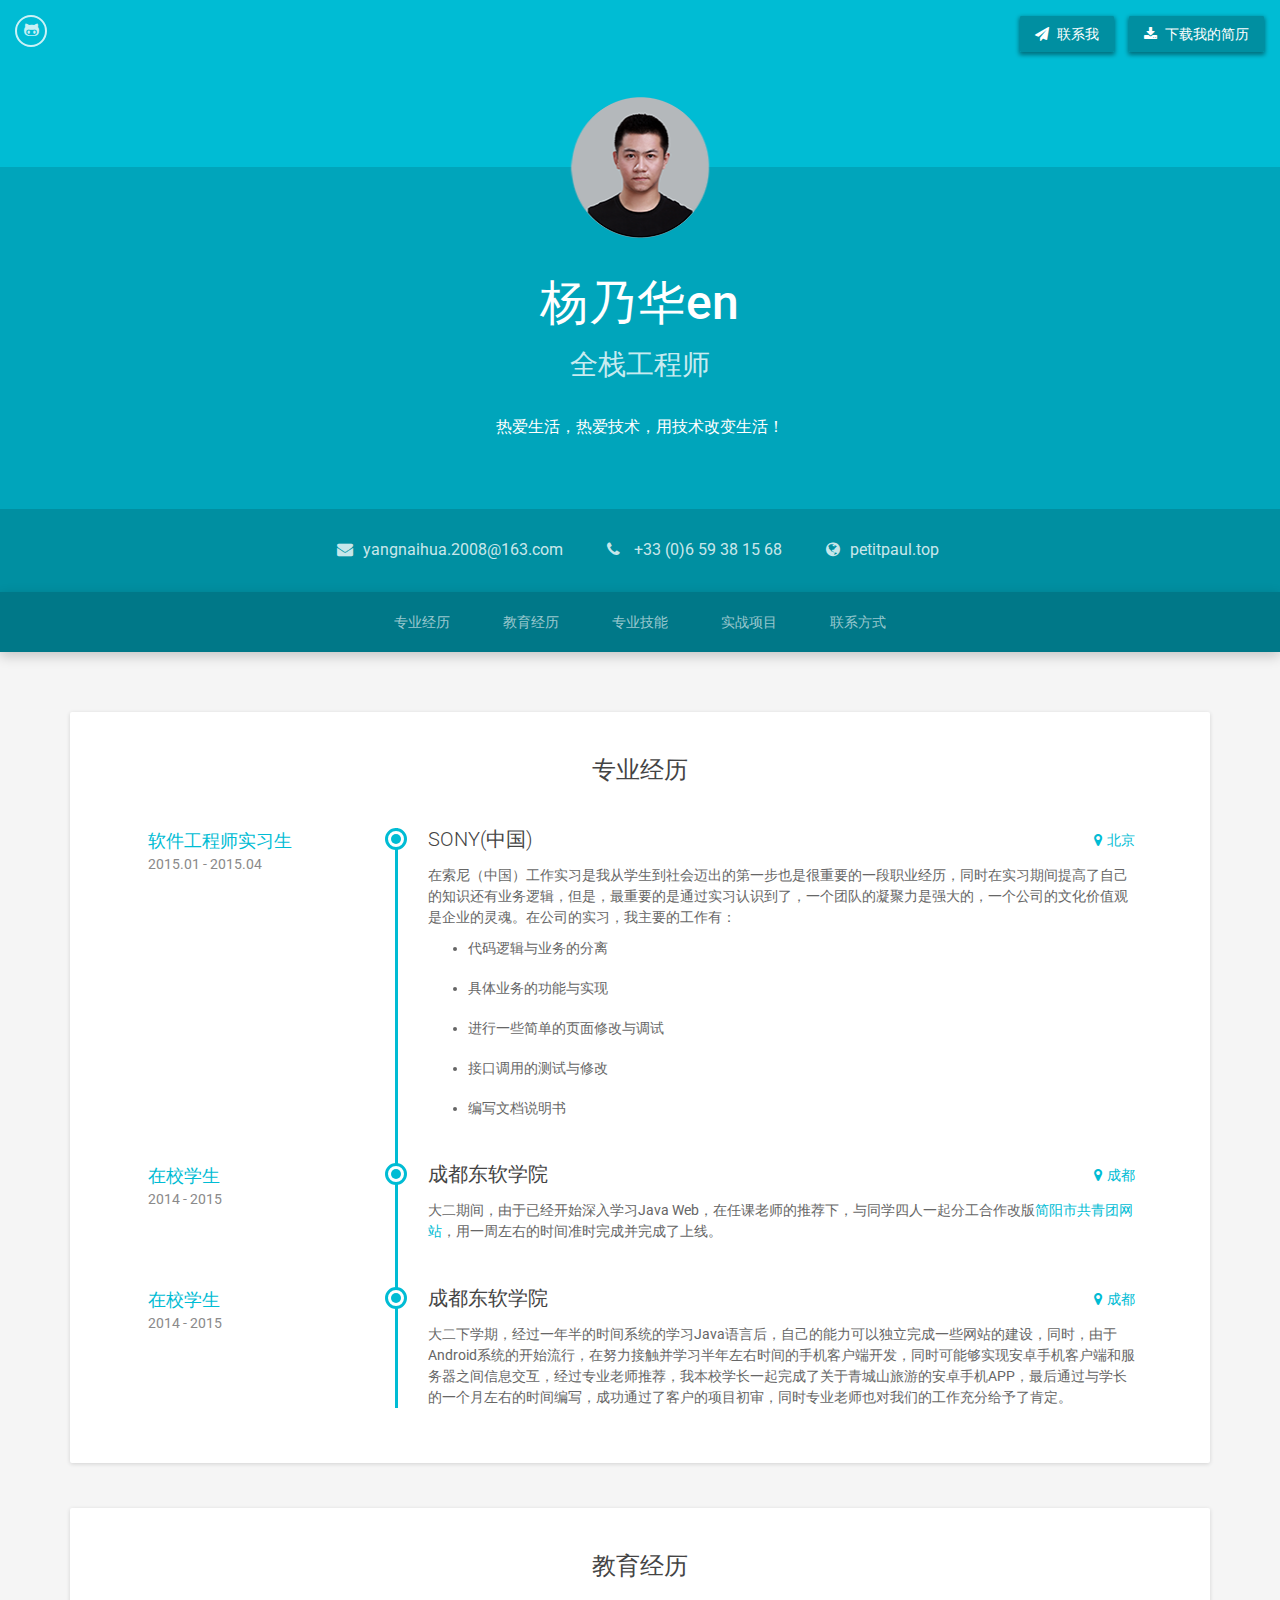
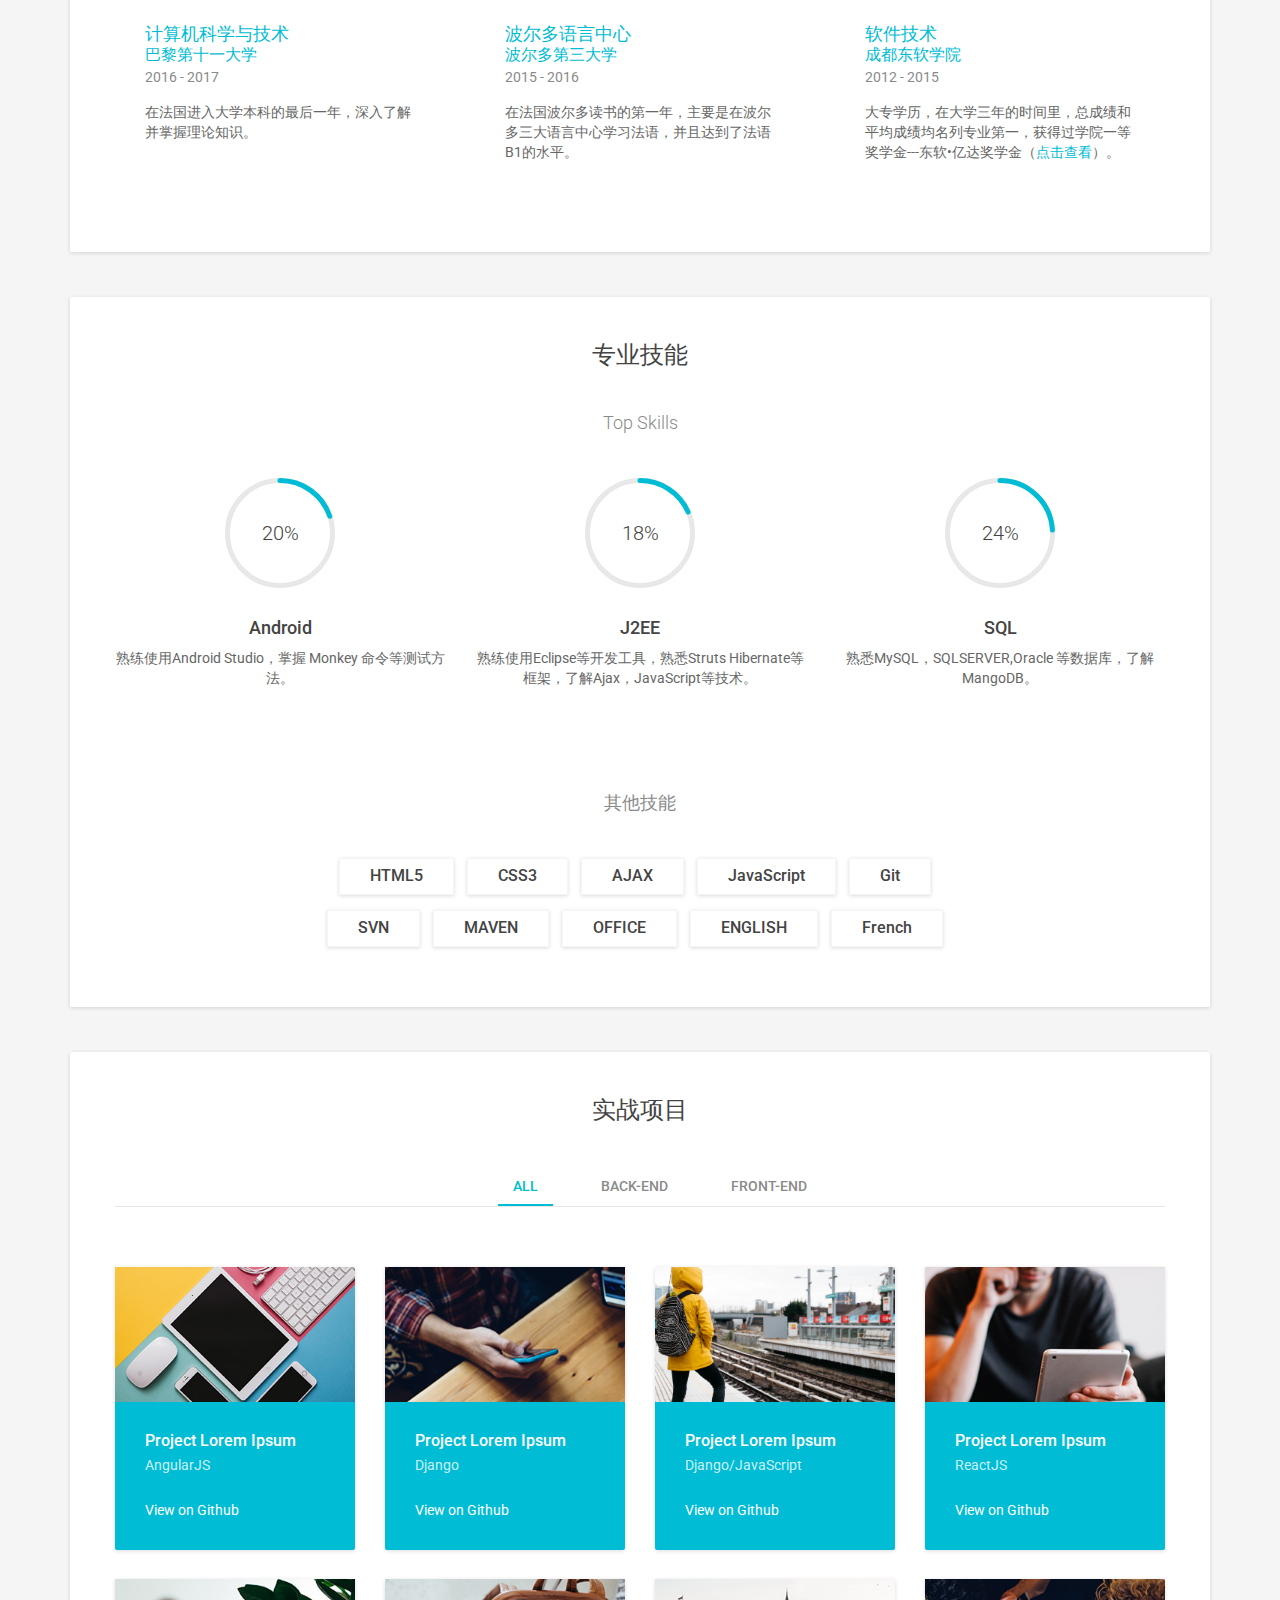
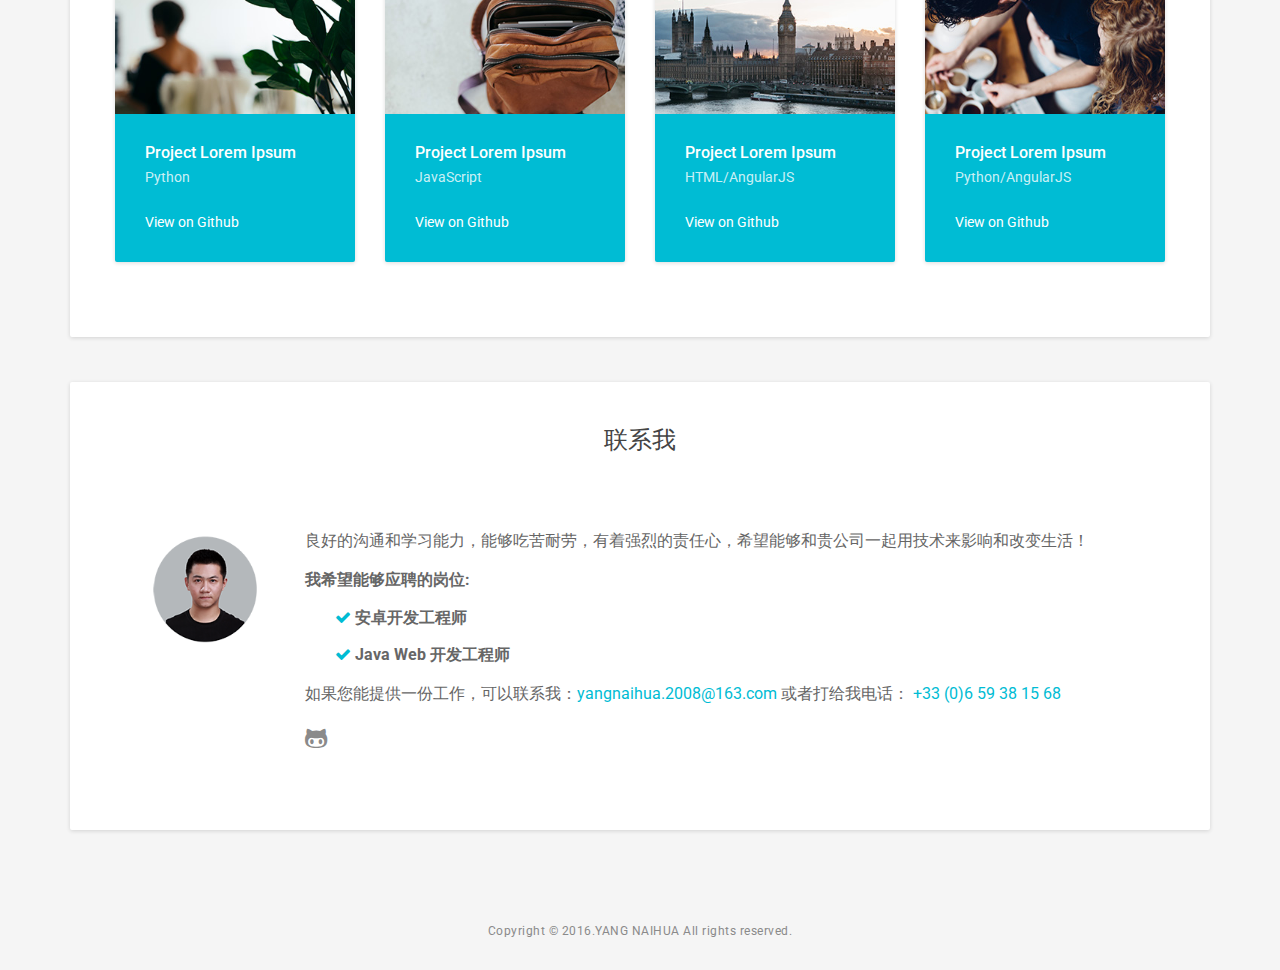
<file: index.html>
<!doctype html>
<html>
<head>
<meta charset="UTF-8">
<title></title>
<script type="text/javascript">var type=navigator.appName
if (type=="Netscape"){
var lang = navigator.language

}
else{
var lang = navigator.userLanguage

}
//取得浏览器语言的前两个字母
var lang = lang.substr(0,2)

if (lang == "fr"){
window.location.href="index_fr.html"
}else
// 英语
if (lang == "en"){
window.location.href="index_en.html"
}
// 中文 - 不分繁体和简体
else if (lang == "zh"){
  window.location.href="index_zh.html"
//  注释掉了上面跳转,不然会陷入无限循环
}
// 除上面所列的语言
else{
window.location.href="index_fr.html"
}</script>
</head>

<body>

</body>
</html>
</file>
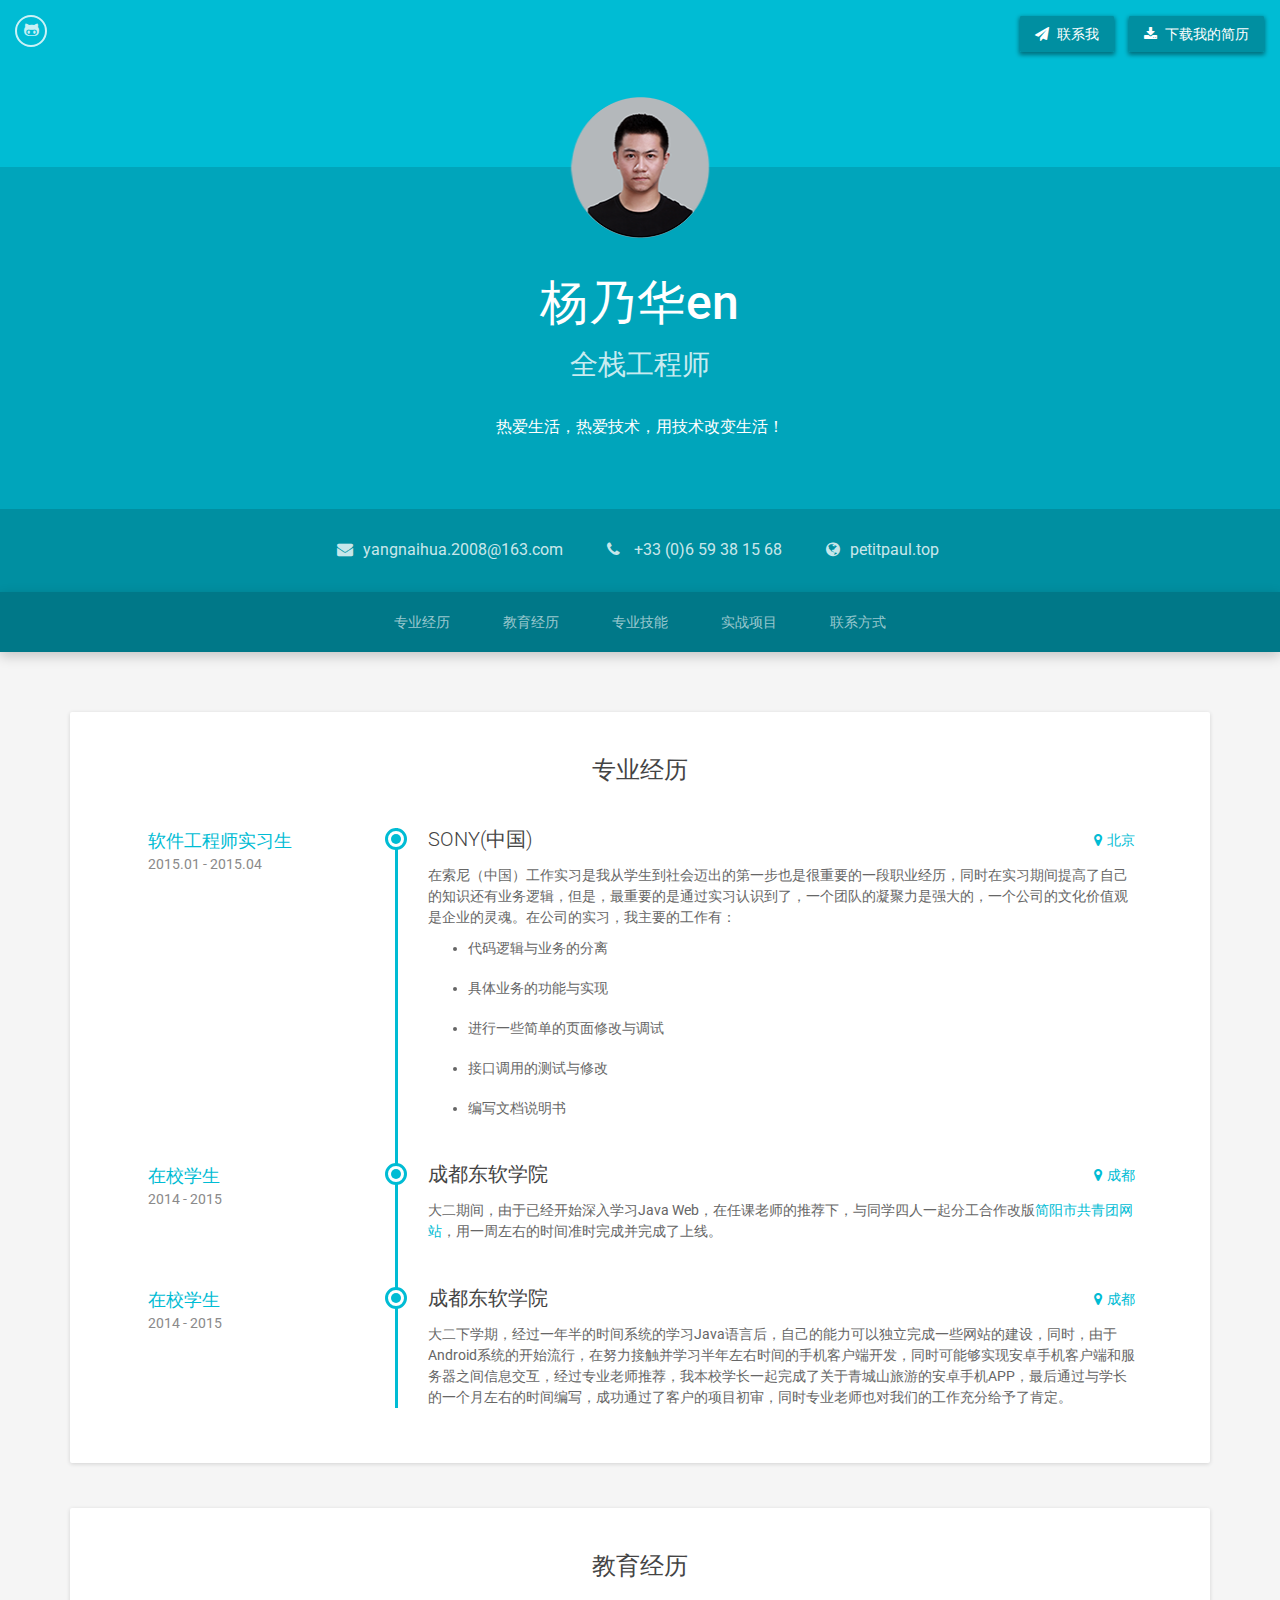
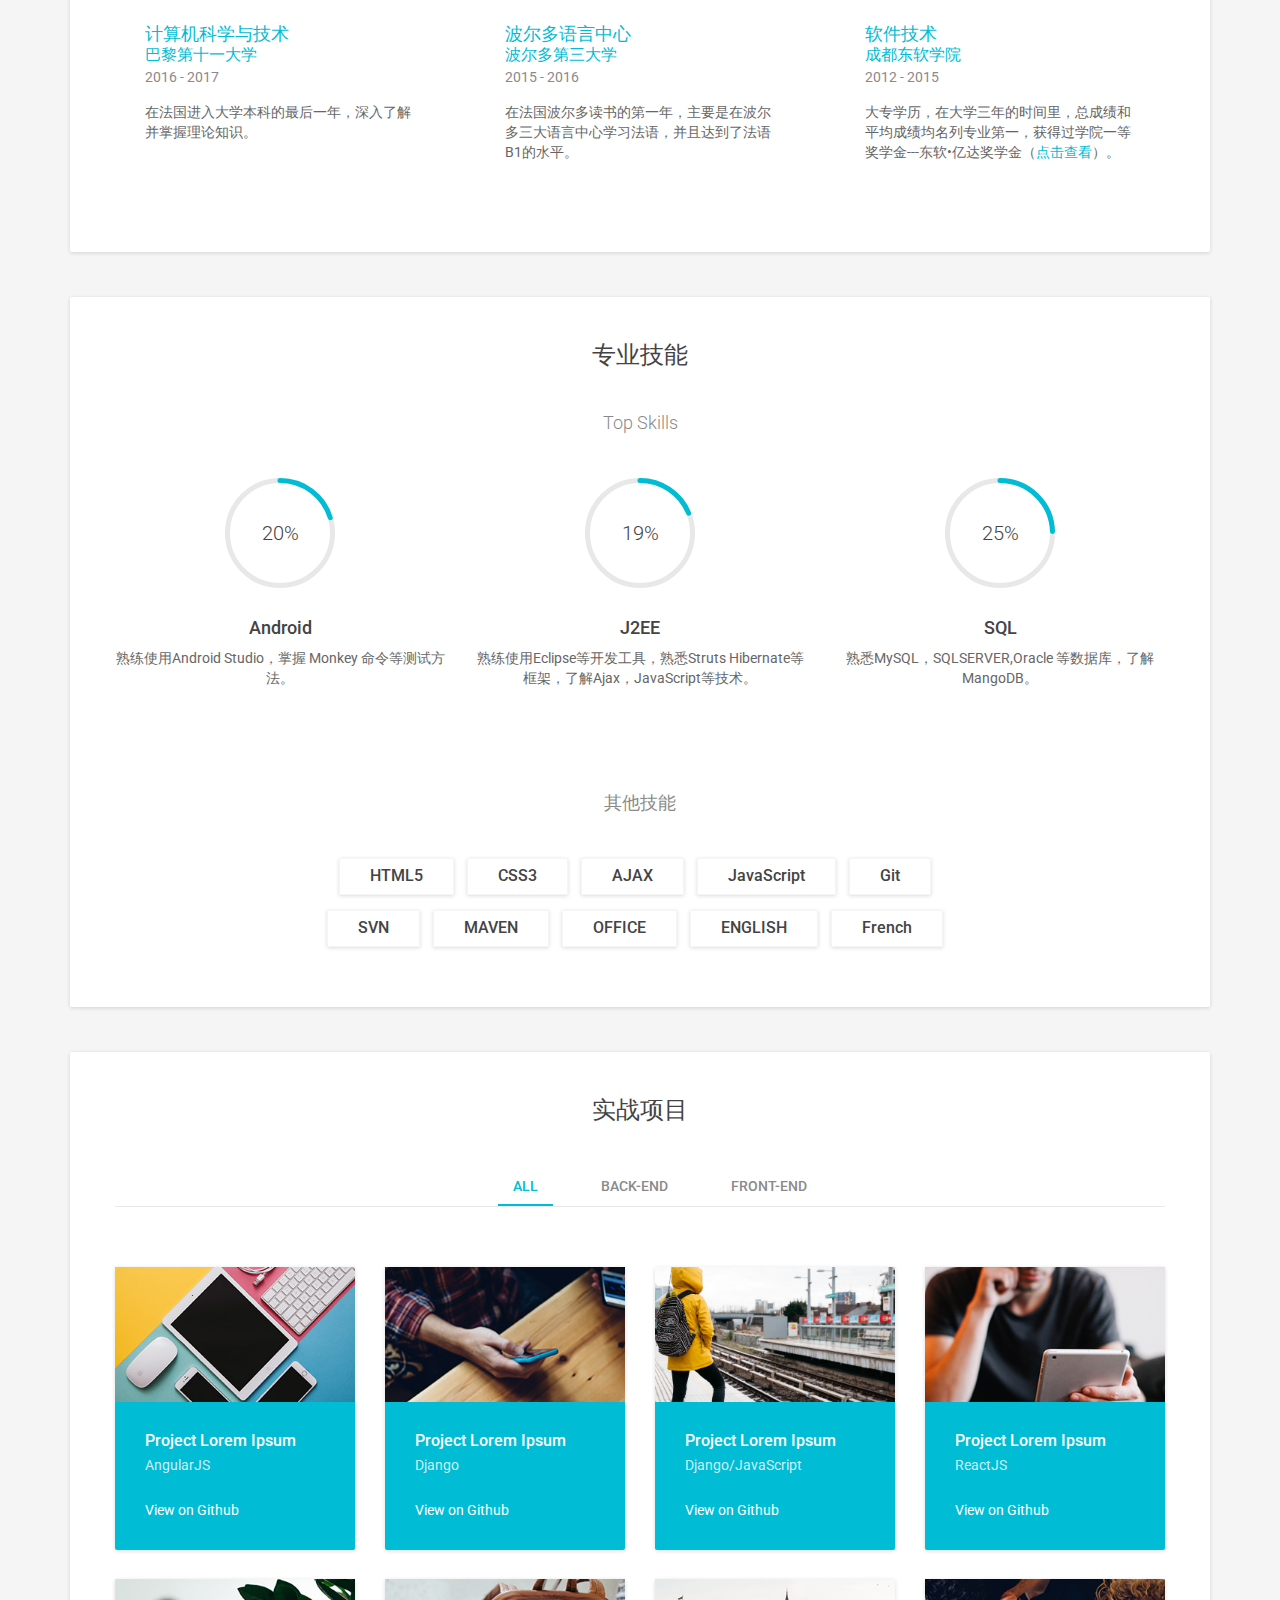
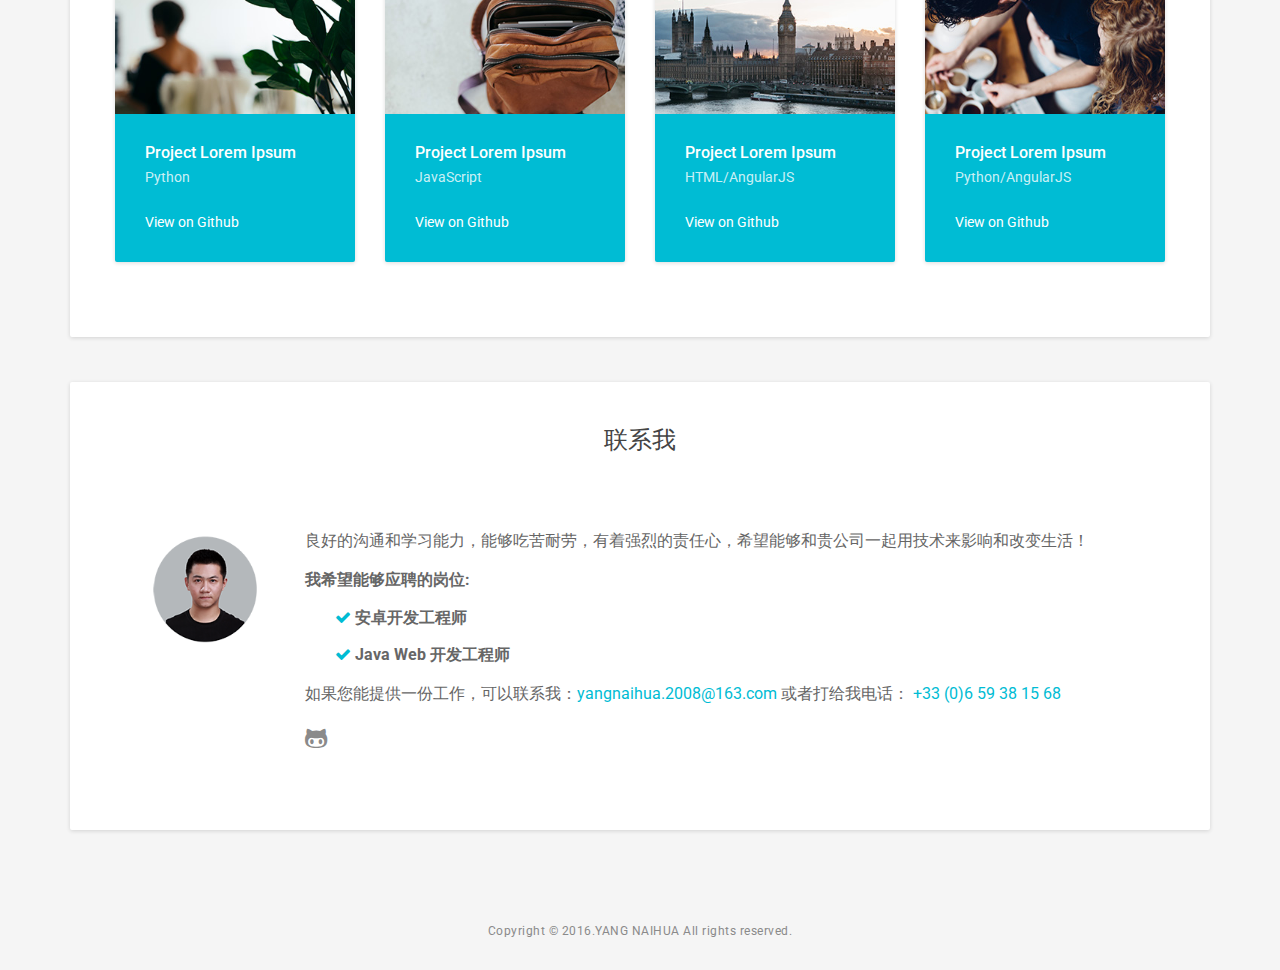
<file: index_en.html>
﻿<!DOCTYPE html>
<!--[if IE 8]> <html lang="en" class="ie8"> <![endif]-->  
<!--[if IE 9]> <html lang="en" class="ie9"> <![endif]-->  
<!--[if !IE]><!--> <html lang="en"> <!--<![endif]-->  
<head>
<title>简历</title>
<!-- Meta -->
<meta charset="utf-8">
<meta http-equiv="X-UA-Compatible" content="IE=edge">
<meta name="viewport" content="width=device-width, initial-scale=1.0">
<meta name="description" content="">
<meta name="author" content="">    
<link rel="shortcut icon" href="">  
<link href='https://fonts.googleapis.com/css?family=Roboto:400,500,400italic,300italic,300,500italic,700,700italic,900,900italic' rel='stylesheet' type='text/css'>
<!-- Global CSS -->
<link rel="stylesheet" href="assets/plugins/bootstrap/css/bootstrap.min.css">   
<!-- Plugins CSS -->
<link rel="stylesheet" href="assets/plugins/font-awesome/css/font-awesome.css">

<!-- Theme CSS -->  
<link id="theme-style" rel="stylesheet" href="assets/css/styles.css">
<!-- Javascript -->          
<script type="text/javascript" src="assets/plugins/jquery-1.12.4.min.js"></script>
<script type="text/javascript" src="assets/plugins/bootstrap/js/bootstrap.min.js"></script>  
<script type="text/javascript" src="assets/plugins/back-to-top.js"></script>
<script type="text/javascript" src="assets/plugins/jquery-scrollTo/jquery.scrollTo.min.js"></script> 
<script type="text/javascript" src="assets/plugins/easy-pie-chart/dist/jquery.easypiechart.min.js"></script>
<script type="text/javascript" src="assets/plugins/imagesloaded.pkgd.min.js"></script> 
<script type="text/javascript" src="assets/plugins/isotope.pkgd.min.js"></script>  

<!-- custom js -->
<script type="text/javascript" src="assets/js/main.js"></script>

<!-- Style Switcher (REMOVE ON YOUR PRODUCTION SITE) -->
<script src="assets/js/demo/style-switcher.js"></script>     
<link rel="icon" href="/assets/images/favicon.ico" mce_href="/assets/images/favicon.ico" type="image/x-icon">
<link rel="shortcut icon" href="/assets/images/favicon.icoo" mce_href="/assets/images/favicon.ico" type="image/x-icon">
</head> 

<body>

<header class="header">
	<div class="top-bar container-fluid">
		<div class="actions"><a class="btn hidden-xs" href="mailto:yangnaihua.2008@163.com"><em class="fa fa-paper-plane" aria-hidden="true"></em> 联系我</a> <a class="btn" href="assets/My_CV.pdf" target="_blank" download=""><em class="fa fa-download" aria-hidden="true"></em> 下载我的简历</a></div><!--//actions-->
		<ul class="social list-inline">
			<!--<li><a href="#"><i class="fa fa-linkedin" aria-hidden="true"></i></a></li>-->
			<!--<li><a href="#" target="_blank"><i class="fa fa-twitter" aria-hidden="true"></i></a></li>-->
			<!--<li><a href="#"><i class="fa fa-google-plus" aria-hidden="true"></i></a></li>-->
			<li><a href="https://github.com/yangnaihua/" target="_blank"><em class="fa fa-github-alt" aria-hidden="true"></em></a></li>
			<!--<li><a href="#"><i class="fa fa-skype" aria-hidden="true"></i></a></li>-->
		</ul><!--//social-->
	</div><!--//top-bar-->
	
	<div class="intro">
		<div class="container text-center">
			<img class="profile-image" src="assets/images/profile-image.png" alt="">
			<h1 class="name">杨乃华en</h1>
			<div class="title">全栈工程师</div>
			<div class="profile">
				<p>热爱生活，热爱技术，用技术改变生活！</p>
			</div><!--//profile-->
		</div><!--//container-->
	</div><!--//intro-->
	
	<div class="contact-info">
		<div class="container text-center">
			<ul class="list-inline">
				<li class="email"><i class="fa fa-envelope"></i><a href="mailto:yangnaihua.2008@163.com">yangnaihua.2008@163.com</a></li>
				<li><i class="fa fa-phone"></i> <a href="tel: +33659381568">+33 (0)6 59 38 15 68</a></li>
				<li class="website"><i class="fa fa-globe"></i><a href="http://petitpaul.top" target="_blank">petitpaul.top</a></li>
			</ul>
		</div><!--//container-->
	</div><!--//contact-info-->
	
	<div class="page-nav-space-holder hidden-xs">
		<div id="page-nav-wrapper" class="page-nav-wrapper text-center">
			<div class="container">
				<ul id="page-nav" class="nav page-nav list-inline">
					<li><a class="scrollto" href="#experiences-section">专业经历</a></li>
					<li><a class="scrollto" href="#eudcation-section">教育经历</a></li>
					<li><a class="scrollto" href="#skills-section">专业技能</a></li>
					<!--<li><a class="scrollto" href="#testimonials-section">专业评价</a></li>-->
					<li><a class="scrollto" href="#portfolio-section">实战项目</a></li>
					<li><a class="scrollto" href="#contact-section">联系方式</a></li>
				</ul><!--//page-nav-->
			</div>
		</div><!--//page-nav-wrapper-->
	</div>
	
</header><!--//header-->

<div class="wrapper container">
	<section id="experiences-section" class="experiences-section section">
		<h2 class="section-title">专业经历</h2>
		<div class="timeline"><!--控制时间线-->
			<div class="item"><!--控制圆点-->
				<div class="work-place">
					<h3 class="place">SONY(中国)</h3>
					<div class="location"><a href="https://www.google.fr/maps/place/P%C3%A9kin,+Chine/@39.9385466,116.1172742,10z/data=!3m1!4b1!4m5!3m4!1s0x35f05296e7142cb9:0xb9625620af0fa98a!8m2!3d39.904211!4d116.407395" target='_blank'><em class="fa fa-map-marker" aria-hidden="true"></em>北京</a></div>
				</div>
				<div class="job-meta">
					<div class="title">软件工程师实习生</div>
					<div class="time">2015.01 - 2015.04</div>
				</div><!--//job-meta-->
				<div class="job-desc">
					<p>在索尼（中国）工作实习是我从学生到社会迈出的第一步也是很重要的一段职业经历，同时在实习期间提高了自己的知识还有业务逻辑，但是，最重要的是通过实习认识到了，一个团队的凝聚力是强大的，一个公司的文化价值观是企业的灵魂。在公司的实习，我主要的工作有：</p> 
					<ul>
                           <li>代码逻辑与业务的分离</li>
                          <br/>
						<li>具体业务的功能与实现</li><br/>
						<li>进行一些简单的页面修改与调试</li><br/>
						<li>接口调用的测试与修改</li><br/>
						<li>编写文档说明书</li>
                 
				<!--		<li>Maecenas tempus tellus eget </li><li>Lorem ipsum dolor sit amet</li>
						<li>Donec pede justo ante</li>
						<li>Maecenas tempus tellus eget </li><li>Lorem ipsum dolor sit amet</li>
						<li>Donec pede justo ante</li>
						<li>Maecenas tempus tellus eget </li>-->
					</ul>
				</div><!--//job-desc-->
			</div><!--//item-->
			
			<div class="item">
				<div class="work-place">
					<h3 class="place">成都东软学院</h3>
					<div class="location"><a href="https://www.google.fr/maps/place/Chengdu,+Sichuan,+Chine/@30.6584534,103.9354612,11z/data=!3m1!4b1!4m5!3m4!1s0x36efc52300447721:0xb98652ce2e240e02!8m2!3d30.572816!4d104.066801" target='_blank'><em class="fa fa-map-marker" aria-hidden="true"></em>成都</a></div>
				</div>
				<div class="job-meta">
					<div class="title">在校学生</div>
					<div class="time">2014 - 2015</div>
				</div><!--//job-meta-->
				<div class="job-desc">
					<p>大二期间，由于已经开始深入学习Java Web，在任课老师的推荐下，与同学四人一起分工合作改版<a href="http://www.jyyol.com/" target="_blank">简阳市共青团网站</a>，用一周左右的时间准时完成并完成了上线。
</p> 
				</div><!--//job-desc-->
			</div><!--//item-->
			
			<div class="item">
				<div class="work-place">
					<h3 class="place">成都东软学院</h3>
					<div class="location"><a href="https://www.google.fr/maps/place/Chengdu,+Sichuan,+Chine/@30.6584534,103.9354612,11z/data=!3m1!4b1!4m5!3m4!1s0x36efc52300447721:0xb98652ce2e240e02!8m2!3d30.572816!4d104.066801" target='_blank'><em class="fa fa-map-marker" aria-hidden="true" ></em>成都</a></div>
				</div>
				<div class="job-meta">
					<div class="title">在校学生</div>
					<div class="time">2014 - 2015</div>
				</div><!--//job-meta-->
				<div class="job-desc">
					<p>大二下学期，经过一年半的时间系统的学习Java语言后，自己的能力可以独立完成一些网站的建设，同时，由于Android系统的开始流行，在努力接触并学习半年左右时间的手机客户端开发，同时可能够实现安卓手机客户端和服务器之间信息交互，经过专业老师推荐，我本校学长一起完成了关于青城山旅游的安卓手机APP，最后通过与学长的一个月左右的时间编写，成功通过了客户的项目初审，同时专业老师也对我们的工作充分给予了肯定。</p> 
				</div><!--//job-desc-->
			</div><!--//item-->
			
	
			
		</div><!--//timeline-->
		
	</section><!--//section-->
	
	<section id="eudcation-section" class="education-section section">
		<h2 class="section-title">教育经历</h2>
		<div class="row">
			<div class="item col-xs-12 col-sm-4">
				<div class="item-inner">
					<h3 class="degree">计算机科学与技术</h3>
					<div class="education-body">
						<a href="http://www.u-psud.fr/fr/index.html" target="_blank">巴黎第十一大学</a>
                       
					</div><!--//education-body-->
					<div class="time">2016 - 2017</div>
					<div class="desc">
					在法国进入大学本科的最后一年，深入了解并掌握理论知识。
					</div>
				</div><!--//item-inner-->
			</div><!--//item-->
			<div class="item col-xs-12 col-sm-4">
				<div class="item-inner">
					<h3 class="degree">波尔多语言中心</h3>
					<div class="education-body">
						<a href=" http://www.u-bordeaux-montaigne.fr/fr/index.html" target="_blank">波尔多第三大学</a>
					</div><!--//education-body-->
					<div class="time">2015 - 2016</div>
					<div class="desc">
						在法国波尔多读书的第一年，主要是在波尔多三大语言中心学习法语，并且达到了法语B1的水平。
					</div>
				</div><!--//item-inner-->
			</div><!--//item-->
			<div class="item col-xs-12 col-sm-4">
				<div class="item-inner">
					<h3 class="degree">软件技术</h3>
					<div class="education-body">
					<a href="http://www.ccniit.com/" target="_blank">成都东软学院</a>	
					</div><!--//education-body-->
					<div class="time">2012 - 2015</div>
					<div class="desc">
						大专学历，在大学三年的时间里，总成绩和平均成绩均名列专业第一，获得过学院一等奖学金---东软•亿达奖学金（<a href="http://www.ccniit.com/HTML/news/2013/10/article_1542.html" target="_black">点击查看</a>）。
					</div>
				</div><!--//item-inner-->
			</div><!--//item-->
			
		</div><!--//row-->
	</section><!--//section-->
	
	
	<section id="skills-section" class="skills-section section text-center">
		<h2 class="section-title">专业技能</h2>
		<div class="top-skills">
			<h3 class="subtitle">Top Skills</h3>
			<div class="row">
				<div class="item col-xs-12 col-sm-4">
					<div class="item-inner">
						<div class="chart-easy-pie text-center">
							<div class="chart-theme-1 chart" data-percent="70"><span>70</span>%</div>
						</div>
						<h4 class="skill-name">Android</h4>
						<!--<div class="level">Expert, 8 years</div></a>-->
						<div class="desc">
							熟练使用Android Studio，掌握 Monkey 命令等测试方法。
                         
						</div>
					</div><!--//item-inner-->
				</div><!--//item-->
				<div class="item col-xs-12 col-sm-4">
					<div class="item-inner">
						<div class="chart-easy-pie text-center">
							<div class="chart-theme-1 chart" data-percent="65"><span>65</span>%</div>
						</div>
						<h4 class="skill-name">J2EE</h4>
						<!--<div class="level">Expert, 8 years</div>-->
						<div class="desc">
							熟练使用Eclipse等开发工具，熟悉Struts Hibernate等框架，了解Ajax，JavaScript等技术。
						</div>
					</div><!--//item-inner-->
				</div><!--//item-->
				<div class="item col-xs-12 col-sm-4">
					<div class="item-inner">
						<div class="chart-easy-pie text-center">
							<div class="chart-theme-1 chart" data-percent="85"><span>85</span>%</div>
						</div>
						<h4 class="skill-name">SQL</h4>
						<!--<div class="level">Advanced, 4 years</div>-->
						<div class="desc">
							熟悉MySQL，SQLSERVER,Oracle 等数据库，了解MangoDB。
						</div>
					</div><!--//item-inner-->
				</div><!--//item-->
			</div><!--//row-->
		</div><!--//top-skills-->
		
		<div class="other-skills">
			<h3 class="subtitle">其他技能</h3>
			<div class="misc-skills">
				<span class="skill-tag">HTML5</span>
				<span class="skill-tag">CSS3</span>
				<span class="skill-tag">AJAX</span>
				<span class="skill-tag">JavaScript</span>
				<span class="skill-tag">Git</span>
				<br>
				<span class="skill-tag">SVN</span>
				<span class="skill-tag">MAVEN</span>
				<span class="skill-tag">OFFICE</span>
				<span class="skill-tag">ENGLISH</span>
				<span class="skill-tag">French</span>
			</div>
		</div><!--//other-skills-->
		
	</section><!--//skills-section-->
	

	<section id="portfolio-section" class="portfolio-section section">
		<h2 class="section-title">实战项目</h2>
		<ul id="filters" class="filters clearfix">
			<li class="type active" data-filter="*">All</li>
			<li class="type" data-filter=".backend">Back-end</li>
			<li class="type" data-filter=".frontend">Front-end</li>
		</ul><!--//filters-->
		<div class="items-wrapper isotope row">
			<div class="item frontend col-md-3 col-xs-6 ">
				<div class="item-inner">
					<figure class="figure">
						<img class="img-responsive" src="assets/images/portfolio/portfolio-1.jpg" alt="" />
					</figure>
					<div class="content text-left">
						<h3 class="sub-title"><a href="#">Project Lorem Ipsum</a></h3>
						<div class="meta">AngularJS</div>
						<div class="action"><a href="#">View on Github</a></div>
					</div><!--//content-->    
					<a class="link-mask" href="#"></a>              
				</div><!--//item-inner-->
			</div><!--//item-->
			<div class="item backend col-md-3 col-xs-6 ">
				<div class="item-inner">
					<figure class="figure">
						<img class="img-responsive" src="assets/images/portfolio/portfolio-2.jpg" alt="" />
					</figure>
					<div class="content text-left">
						<h3 class="sub-title"><a href="#">Project Lorem Ipsum</a></h3>
						<div class="meta">Django</div>
						<div class="action"><a href="#">View on Github</a></div>
					</div><!--//content-->    
					<a class="link-mask" href="#"></a>              
				</div><!--//item-inner-->
			</div><!--//item-->
			<div class="item backend frontend col-md-3 col-xs-6 ">
				<div class="item-inner">
					<figure class="figure">
						<img class="img-responsive" src="assets/images/portfolio/portfolio-3.jpg" alt="" />
					</figure>
					<div class="content text-left">
						<h3 class="sub-title"><a href="#">Project Lorem Ipsum</a></h3>
						<div class="meta">Django/JavaScript</div>
						<div class="action"><a href="#">View on Github</a></div>
					</div><!--//content-->    
					<a class="link-mask" href="#"></a>              
				</div><!--//item-inner-->
			</div><!--//item-->
			<div class="item frontend col-md-3 col-xs-6 ">
				<div class="item-inner">
					<figure class="figure">
						<img class="img-responsive" src="assets/images/portfolio/portfolio-4.jpg" alt="" />
					</figure>
					<div class="content text-left">
						<h3 class="sub-title"><a href="#">Project Lorem Ipsum</a></h3>
						<div class="meta">ReactJS</div>
						<div class="action"><a href="#">View on Github</a></div>
					</div><!--//content-->    
					<a class="link-mask" href="#"></a>              
				</div><!--//item-inner-->
			</div><!--//item-->
			<div class="item backend col-md-3 col-xs-6 ">
				<div class="item-inner">
					<figure class="figure">
						<img class="img-responsive" src="assets/images/portfolio/portfolio-5.jpg" alt="" />
					</figure>
					<div class="content text-left">
						<h3 class="sub-title"><a href="#">Project Lorem Ipsum</a></h3>
						<div class="meta">Python</div>
						<div class="action"><a href="#">View on Github</a></div>
					</div><!--//content-->    
					<a class="link-mask" href="#"></a>              
				</div><!--//item-inner-->
			</div><!--//item-->
			<div class="item backend col-md-3 col-xs-6 ">
				<div class="item-inner">
					<figure class="figure">
						<img class="img-responsive" src="assets/images/portfolio/portfolio-6.jpg" alt="" />
					</figure>
					<div class="content text-left">
						<h3 class="sub-title"><a href="#">Project Lorem Ipsum</a></h3>
						<div class="meta">JavaScript</div>
						<div class="action"><a href="#">View on Github</a></div>
					</div><!--//content-->    
					<a class="link-mask" href="#"></a>              
				</div><!--//item-inner-->
			</div><!--//item-->
			
			<div class="item frontend col-md-3 col-xs-6 ">
				<div class="item-inner">
					<figure class="figure">
						<img class="img-responsive" src="assets/images/portfolio/portfolio-7.jpg" alt="" />
					</figure>
					<div class="content text-left">
						<h3 class="sub-title"><a href="#">Project Lorem Ipsum</a></h3>
						<div class="meta">HTML/AngularJS</div>
						<div class="action"><a href="#">View on Github</a></div>
					</div><!--//content-->    
					<a class="link-mask" href="#"></a>              
				</div><!--//item-inner-->
			</div><!--//item-->
			
			<div class="item frontend backend col-md-3 col-xs-6 ">
				<div class="item-inner">
					<figure class="figure">
						<img class="img-responsive" src="assets/images/portfolio/portfolio-8.jpg" alt="" />
					</figure>
					<div class="content text-left">
						<h3 class="sub-title"><a href="#">Project Lorem Ipsum</a></h3>
						<div class="meta">Python/AngularJS</div>
						<div class="action"><a href="#">View on Github</a></div>
					</div><!--//content-->    
					<a class="link-mask" href="#"></a>              
				</div><!--//item-inner-->
			</div><!--//item-->
			
		</div><!--//item-wrapper-->
		
	</section><!--//section-->
	
	<section id="contact-section" class="contact-section section">
		<h2 class="section-title">联系我</h2>
		<div class="intro">
			<img class="profile-image" src="assets/images/profile-image.png" alt="">
			<div class="dialog">
				<p>良好的沟通和学习能力，能够吃苦耐劳，有着强烈的责任心，希望能够和贵公司一起用技术来影响和改变生活！</p>
				<p><strong>我希望能够应聘的岗位:</strong></p>
				<ul class="list-unstyled service-list">
					<li><i class="fa fa-check" aria-hidden="true"></i> <strong>安卓开发工程师</strong></li>
					<li><i class="fa fa-check" aria-hidden="true"></i> <strong>Java Web 开发工程师</strong> </li>
			<!--		<li><i class="fa fa-check" aria-hidden="true"></i> Back-end development with Django/Python</li>
					<li><i class="fa fa-check" aria-hidden="true"></i> UI development</li>
					<li><i class="fa fa-check" aria-hidden="true"></i> UX prototyping</li>-->
				</ul>
				<p>如果您能提供一份工作，可以联系我：<a href="mailto:yangnaihua.2008@163.com">yangnaihua.2008@163.com</a> 或者打给我电话： <a href="tel:+33659381568">+33 (0)6 59 38 15 68</a></p>
				<ul class="social list-inline">
				<!--	<li><a href="#"><i class="fa fa-linkedin" aria-hidden="true"></i></a></li>-->
			   <!--  <li><a href="#"><i class="fa fa-twitter" aria-hidden="true"></i></a></li>-->
				 <!-- 	<li><a href="#"><i class="fa fa-google-plus" aria-hidden="true"></i></a></li> -->
				 <li><a href="https://github.com/yangnaihua/" target="_blank"><em class="fa fa-github-alt" aria-hidden="true"></em></a></li>
				 <!--  	<li><a href="#"><i class="fa fa-skype" aria-hidden="true"></i></a></li>-->
				</ul><!--//social-->
			</div><!--//diaplog-->
		</div><!--//intro-->

	</section><!--//section-->
	
</div><!--//wrapper-->

<footer class="footer text-center">
	<div class="container">
		<small class="copyright"><a target="_blank" href="http://petitpaul.top">Copyright &copy; 2016.YANG NAIHUA All rights reserved.</a></small>
	</div><!--//container-->
</footer>


</body>
</html>
</file>
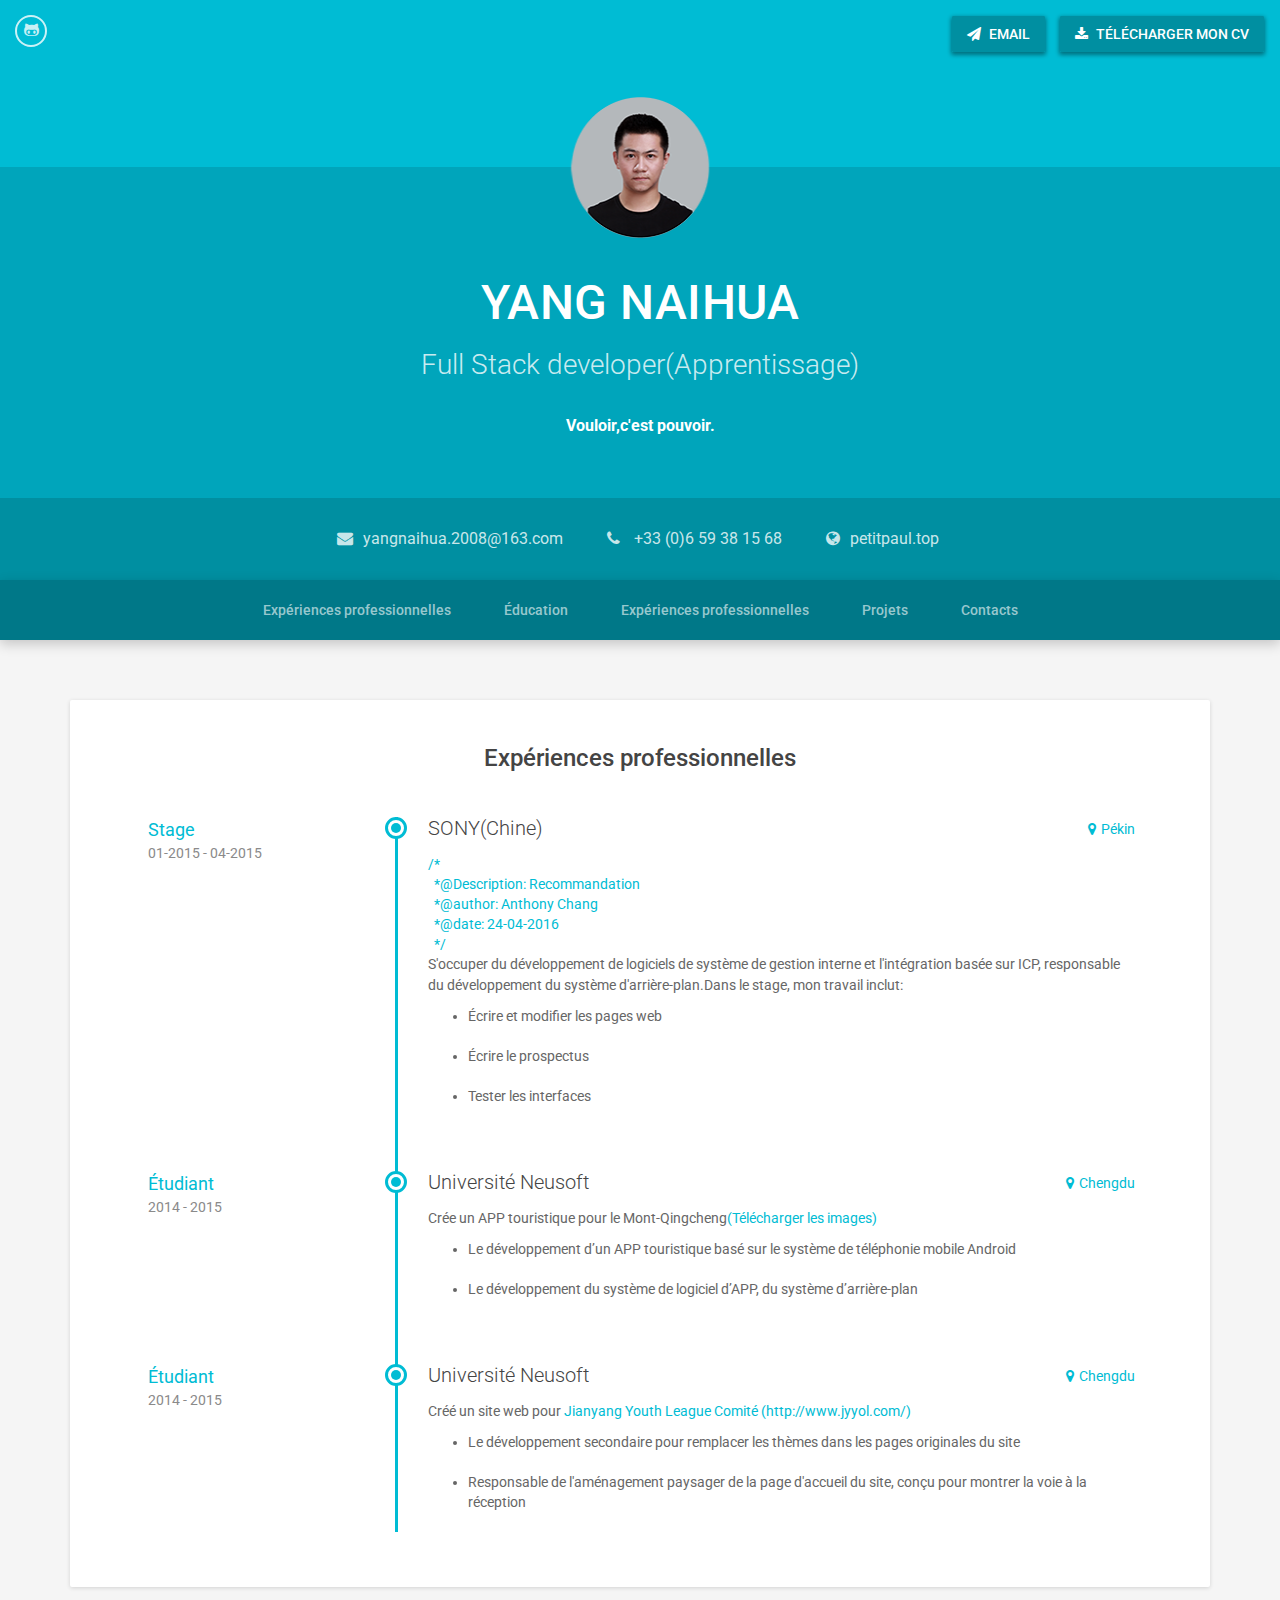
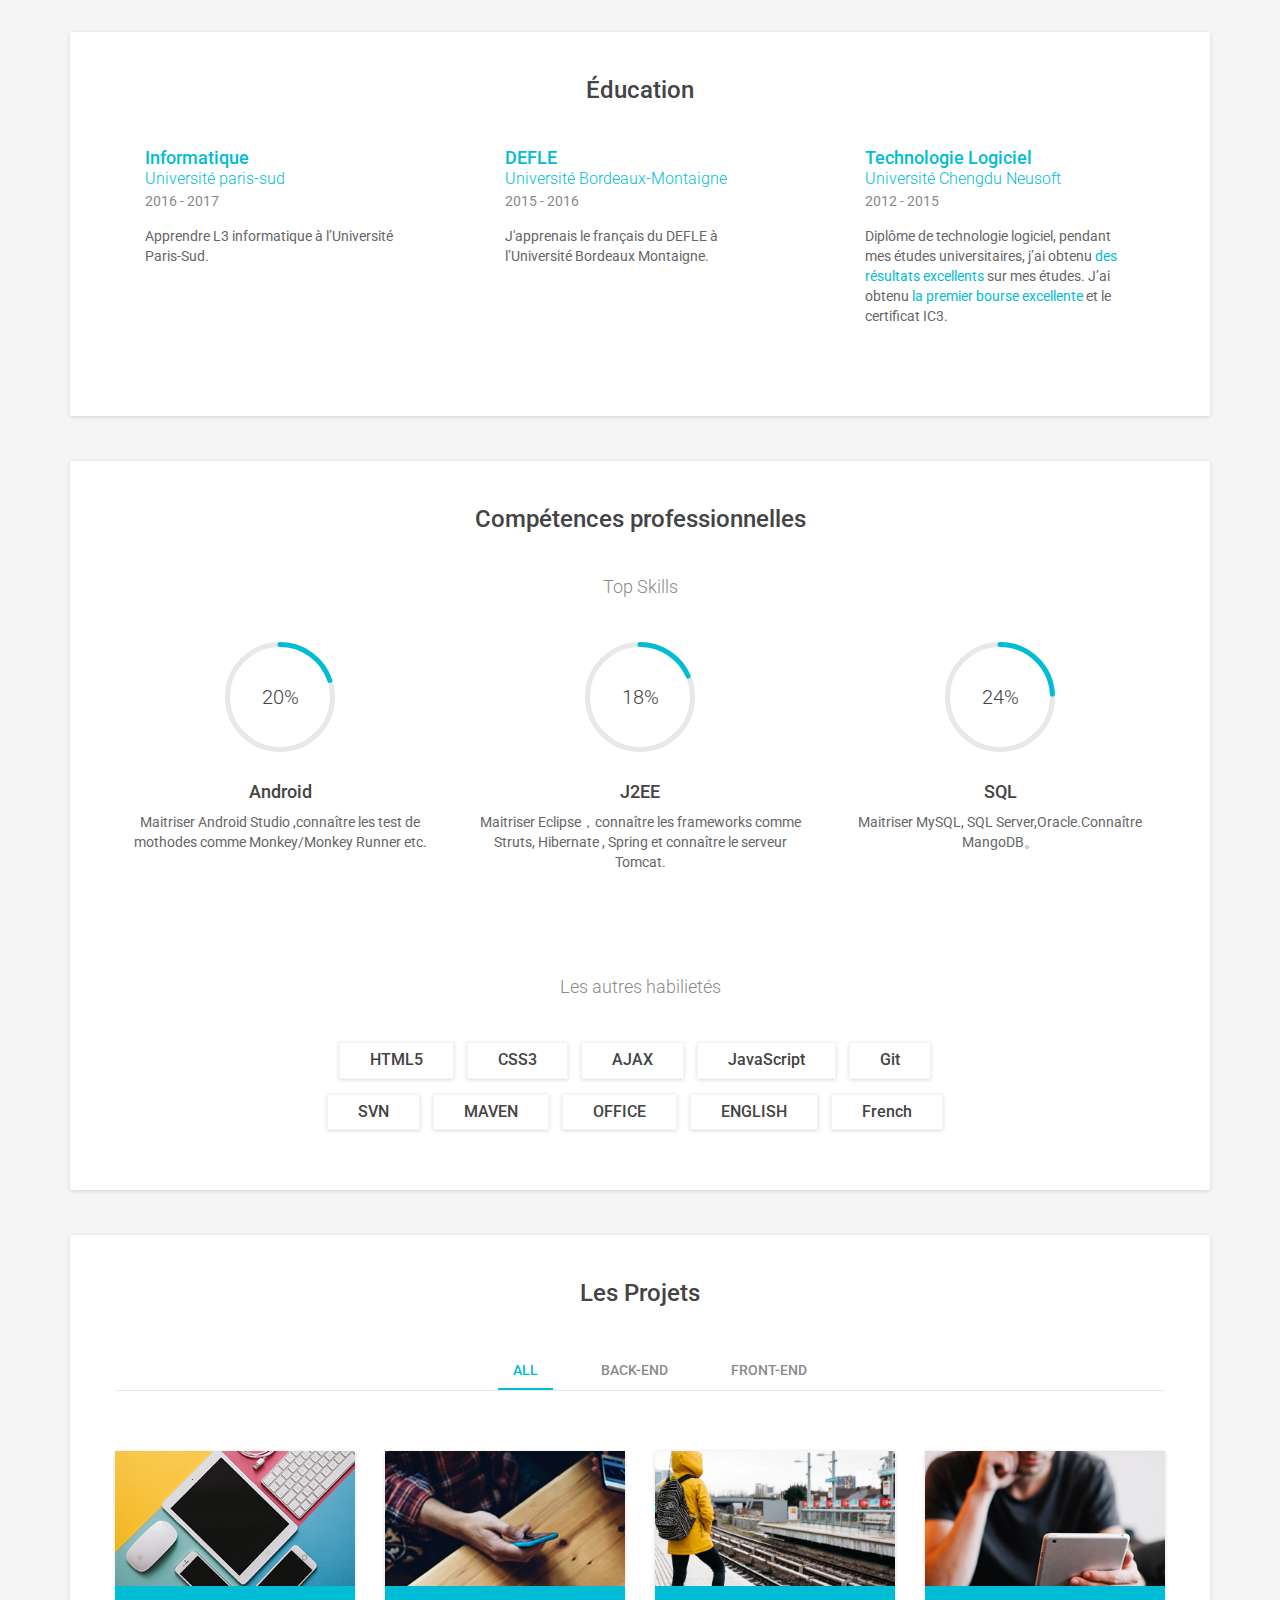
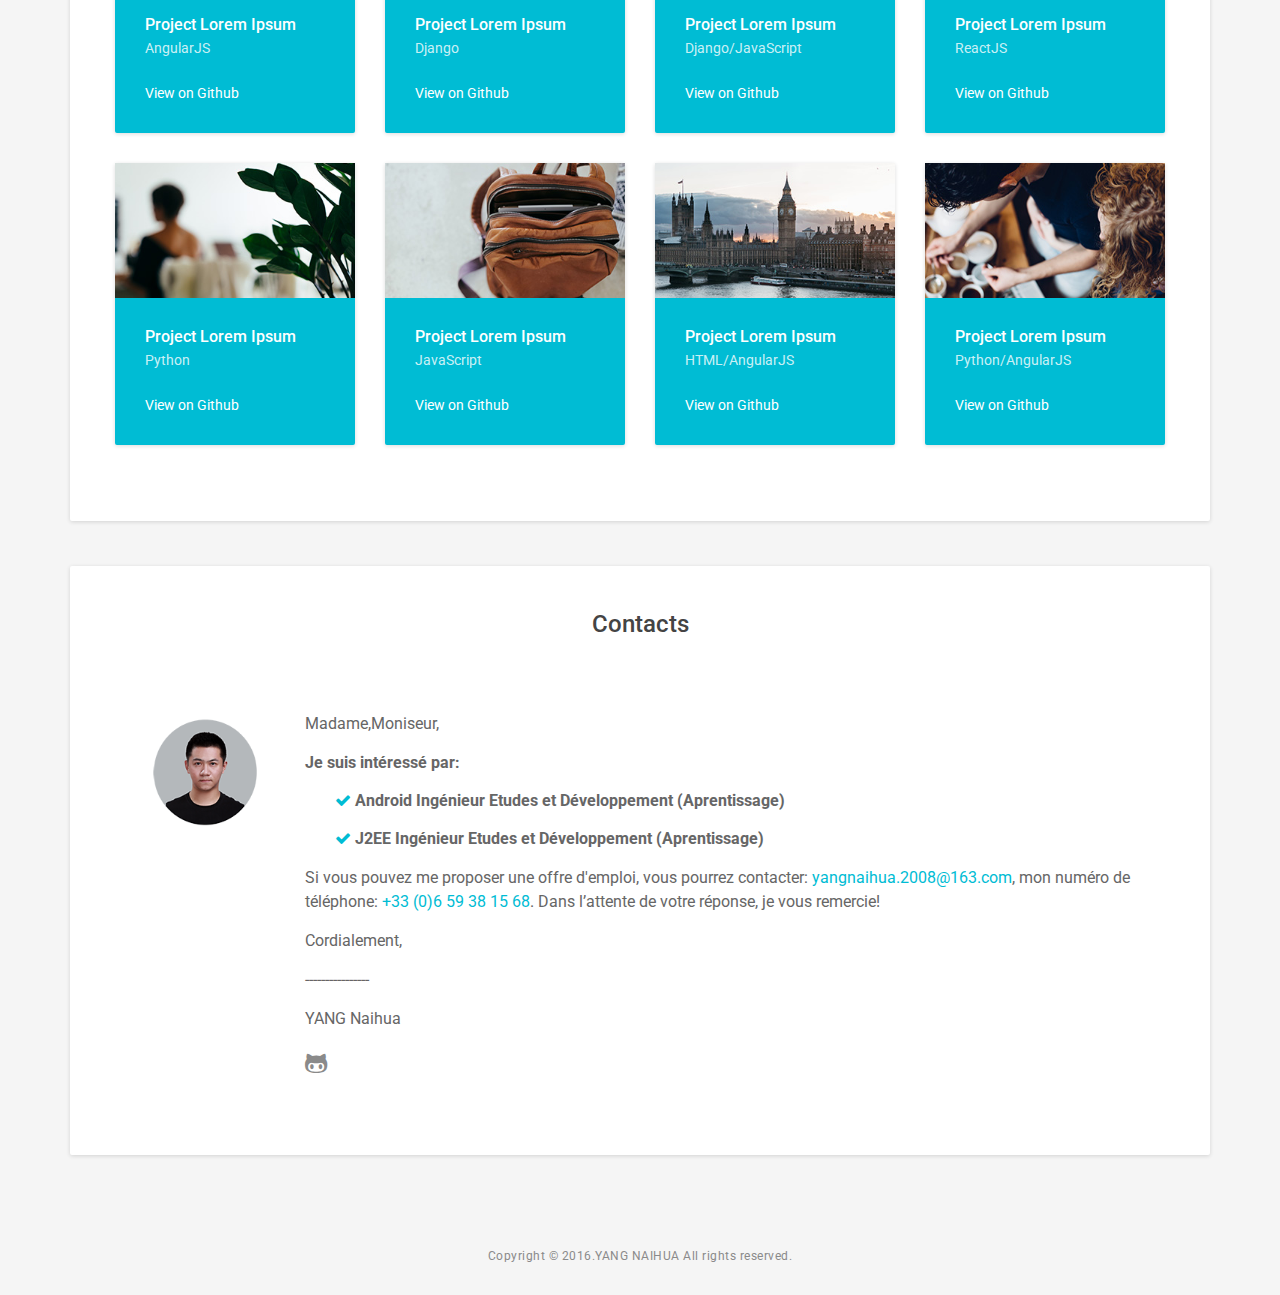
<file: index_fr.html>
﻿<!DOCTYPE html>
<!--[if IE 8]> <html lang="en" class="ie8"> <![endif]-->  
<!--[if IE 9]> <html lang="en" class="ie9"> <![endif]-->  
<!--[if !IE]><!--> <html lang="en"> <!--<![endif]-->  
<head>
<title>Curriculum Vitae</title>
<!-- Meta -->
<meta charset="utf-8">
<meta http-equiv="X-UA-Compatible" content="IE=edge">
<meta name="viewport" content="width=device-width, initial-scale=1.0">
<meta name="description" content="Curriculum Vitae,Yang Naihua,杨乃华">
<meta name="author" content="Yang Naihua,杨乃华">    
<link rel="shortcut icon" href="">  
<link href='https://fonts.googleapis.com/css?family=Roboto:400,500,400italic,300italic,300,500italic,700,700italic,900,900italic' rel='stylesheet' type='text/css'>
<!-- Global CSS -->
<link rel="stylesheet" href="assets/plugins/bootstrap/css/bootstrap.min.css">   
<!-- Plugins CSS -->
<link rel="stylesheet" href="assets/plugins/font-awesome/css/font-awesome.css">

<!-- Theme CSS -->  
<link id="theme-style" rel="stylesheet" href="assets/css/styles.css">
<!-- Javascript -->          
<script type="text/javascript" src="assets/plugins/jquery-1.12.4.min.js"></script>
<script type="text/javascript" src="assets/plugins/bootstrap/js/bootstrap.min.js"></script>  
<script type="text/javascript" src="assets/plugins/back-to-top.js"></script>
<script type="text/javascript" src="assets/plugins/jquery-scrollTo/jquery.scrollTo.min.js"></script> 
<script type="text/javascript" src="assets/plugins/easy-pie-chart/dist/jquery.easypiechart.min.js"></script>
<script type="text/javascript" src="assets/plugins/imagesloaded.pkgd.min.js"></script> 
<script type="text/javascript" src="assets/plugins/isotope.pkgd.min.js"></script>  

<!-- custom js -->
<script type="text/javascript" src="assets/js/main.js"></script>

<!-- Style Switcher (REMOVE ON YOUR PRODUCTION SITE) -->
<script src="assets/js/demo/style-switcher.js"></script>     
<link rel="icon" href="/assets/images/favicon.ico" mce_href="/assets/images/favicon.ico" type="image/x-icon">
<link rel="shortcut icon" href="/assets/images/favicon.icoo" mce_href="/assets/images/favicon.ico" type="image/x-icon">
</head> 

<body>

<header class="header">
	<div class="top-bar container-fluid">
		<div class="actions"><a class="btn hidden-xs" href="mailto:yangnaihua.2008@163.com"><em class="fa fa-paper-plane" aria-hidden="true"></em> EMAIL</a> <a class="btn" href="assets/Curriculum_vitae_Yang_Naihua.pdf" target="_blank" download=""><em class="fa fa-download" aria-hidden="true"></em> Télécharger mon CV</a></div><!--//actions-->
		<ul class="social list-inline">
			<!--<li><a href="#"><i class="fa fa-linkedin" aria-hidden="true"></i></a></li>-->
			<!--<li><a href="#" target="_blank"><i class="fa fa-twitter" aria-hidden="true"></i></a></li>-->
			<!--<li><a href="#"><i class="fa fa-google-plus" aria-hidden="true"></i></a></li>-->
			<li><a href="https://github.com/yangnaihua/" target="_blank"><em class="fa fa-github-alt" aria-hidden="true"></em></a></li>
			<!--<li><a href="#"><i class="fa fa-skype" aria-hidden="true"></i></a></li>-->
		</ul><!--//social-->
	</div><!--//top-bar-->
	
	<div class="intro">
		<div class="container text-center">
			<img class="profile-image" src="assets/images/profile-image.png" alt="">
			<h1 class="name">YANG NAIHUA</h1>
			<div class="title">Full Stack developer(Apprentissage)</div>
			<div class="profile">
			<!--	<p>L'amour de la vie，暂时还没想好。。。 热爱生活，热爱技术，用技术改变生活！</p>-->
               <strong>Vouloir,c'est pouvoir.</strong> 
			</div><!--//profile-->
		</div><!--//container-->
	</div><!--//intro-->
	
	<div class="contact-info">
		<div class="container text-center">
			<ul class="list-inline">
				<li class="email"><i class="fa fa-envelope"></i><a href="mailto:yangnaihua.2008@163.com">yangnaihua.2008@163.com</a></li>
				<li><i class="fa fa-phone"></i> <a href="tel: +33659381568">+33 (0)6 59 38 15 68</a></li>
				<li class="website"><i class="fa fa-globe"></i><a href="http://petitpaul.top" target="_blank">petitpaul.top</a></li>
			</ul>
		</div><!--//container-->
	</div><!--//contact-info-->
	
	<div class="page-nav-space-holder hidden-xs">
		<div id="page-nav-wrapper" class="page-nav-wrapper text-center">
			<div class="container">
				<ul id="page-nav" class="nav page-nav list-inline">
					<li><a class="scrollto" href="#experiences-section">Expériences professionnelles</a></li>
					<li><a class="scrollto" href="#eudcation-section">Éducation</a></li>
					<li><a class="scrollto" href="#skills-section">Expériences professionnelles</a></li>
					<!--<li><a class="scrollto" href="#testimonials-section">专业评价</a></li>-->
					<li><a class="scrollto" href="#portfolio-section">Projets</a></li>
					<li><a class="scrollto" href="#contact-section">Contacts</a></li>
				</ul><!--//page-nav-->
			</div>
		</div><!--//page-nav-wrapper-->
	</div>
	
</header><!--//header-->

<div class="wrapper container">
	<section id="experiences-section" class="experiences-section section">
		<h2 class="section-title">Expériences professionnelles</h2>
		<div class="timeline"><!--控制时间线-->
			<div class="item"><!--控制圆点-->
				<div class="work-place">
					<h3 class="place">SONY(Chine)</h3>
                    <a href="assets/Recommandation.pdf">/*<br>
                    &nbsp;&nbsp;*@Description:&nbsp;Recommandation<br>
                    &nbsp;&nbsp;*@author:&nbsp;Anthony Chang<br>
                    &nbsp;&nbsp;*@date:&nbsp;24-04-2016<br>
                    &nbsp;&nbsp;*/<br>
                    
                    </a>
					<div class="location"><a href="https://www.google.fr/maps/place/P%C3%A9kin,+Chine/@39.9385466,116.1172742,10z/data=!3m1!4b1!4m5!3m4!1s0x35f05296e7142cb9:0xb9625620af0fa98a!8m2!3d39.904211!4d116.407395" target='_blank'><em class="fa fa-map-marker" aria-hidden="true"></em>Pékin</a></div>
				</div>
				<div class="job-meta">
					<div class="title">Stage</div>
					<div class="time">01-2015 - 04-2015</div>
				</div><!--//job-meta-->
				<div class="job-desc">
					<p>S'occuper du développement de logiciels de système de gestion interne et l'intégration basée sur ICP, responsable du développement du système d'arrière-plan.Dans le stage, mon travail inclut:</p> 
					<ul>
                           <li>Écrire et modifier les pages web </li>
                          <br/>
						<li>Écrire le prospectus</li><br/>
						<li>Tester les interfaces </li><br/>
						
                 
				<!--		<li>Maecenas tempus tellus eget </li><li>Lorem ipsum dolor sit amet</li>
						<li>Donec pede justo ante</li>
						<li>Maecenas tempus tellus eget </li><li>Lorem ipsum dolor sit amet</li>
						<li>Donec pede justo ante</li>
						<li>Maecenas tempus tellus eget </li>-->
					</ul>
				</div><!--//job-desc-->
			</div><!--//item-->
			
			<div class="item">
				<div class="work-place">
					<h3 class="place">Université Neusoft</h3>
					<div class="location"><a href="https://www.google.fr/maps/place/Chengdu,+Sichuan,+Chine/@30.6584534,103.9354612,11z/data=!3m1!4b1!4m5!3m4!1s0x36efc52300447721:0xb98652ce2e240e02!8m2!3d30.572816!4d104.066801" target='_blank'><em class="fa fa-map-marker" aria-hidden="true"></em>Chengdu</a></div>
				</div>
				<div class="job-meta">
					<div class="title">Étudiant</div>
					<div class="time">2014 - 2015</div>
				</div><!--//job-meta-->
				<div class="job-desc">
					<p>Crée un APP touristique pour le Mont-Qingcheng<a href="assets/APP.zip" target="_blank" download="">(Télécharger les images)</a></p>
                    <ul>
                           <li>Le développement d’un APP touristique basé sur le système de téléphonie mobile Android</li>
                          <br/>
						<li>Le développement du système de logiciel d’APP, du système d’arrière-plan</li><br/>
					
		
					</ul>

                    
                  
				</div><!--//job-desc-->
			</div><!--//item-->
			
			<div class="item">
				<div class="work-place">
					<h3 class="place">Université Neusoft</h3>
					<div class="location"><a href="https://www.google.fr/maps/place/Chengdu,+Sichuan,+Chine/@30.6584534,103.9354612,11z/data=!3m1!4b1!4m5!3m4!1s0x36efc52300447721:0xb98652ce2e240e02!8m2!3d30.572816!4d104.066801" target='_blank'><em class="fa fa-map-marker" aria-hidden="true" ></em>Chengdu</a></div>
				</div>
				<div class="job-meta">
					<div class="title">Étudiant</div>
					<div class="time">2014 - 2015</div>
				</div><!--//job-meta-->
				<div class="job-desc">
              <p> Créé un site web pour<a href="http://www.jyyol.com/" target="_blank"> Jianyang Youth League Comité (http://www.jyyol.com/)</a></p> 
                <ul>
                           <li>Le développement secondaire pour remplacer les thèmes dans les pages originales du site </li>
                          <br/>
						<li>Responsable de l'aménagement paysager de la page d'accueil du site, conçu pour montrer la voie à la réception</li><br/>
					
		
					</ul>

					 
				</div><!--//job-desc-->
			</div><!--//item-->
			
	
			
		</div><!--//timeline-->
		
	</section><!--//section-->
	
	<section id="eudcation-section" class="education-section section">
		<h2 class="section-title">Éducation</h2>
		<div class="row">
			<div class="item col-xs-12 col-sm-4">
				<div class="item-inner">
					<h3 class="degree">Informatique</h3>
					<div class="education-body">
						<a href="http://www.u-psud.fr/fr/index.html" target="_blank">Université paris-sud</a>
                       
					</div><!--//education-body-->
					<div class="time">2016 - 2017</div>
					<div class="desc">
					Apprendre L3 informatique à l’Université Paris-Sud.
					</div>
				</div><!--//item-inner-->
			</div><!--//item-->
			<div class="item col-xs-12 col-sm-4">
				<div class="item-inner">
					<h3 class="degree">DEFLE</h3>
					<div class="education-body">
						<a href=" http://www.u-bordeaux-montaigne.fr/fr/index.html" target="_blank">Université Bordeaux-Montaigne</a>
					</div><!--//education-body-->
					<div class="time">2015 - 2016</div>
					<div class="desc">
						J'apprenais  le français du DEFLE à l’Université Bordeaux Montaigne.
					</div>
				</div><!--//item-inner-->
			</div><!--//item-->
			<div class="item col-xs-12 col-sm-4">
				<div class="item-inner">
					<h3 class="degree">Technologie Logiciel</h3>
					<div class="education-body">
					<a href="http://www.ccniit.com/" target="_blank"> Université Chengdu Neusoft </a>	
					</div><!--//education-body-->
					<div class="time">2012 - 2015</div>
					<div class="desc">
						Diplôme de technologie logiciel, pendant mes études universitaires, j’ai obtenu <a href="assets/Releve_notes.pdf" target="_black">des résultats excellents</a> sur mes études. J’ai obtenu<a href="http://www.ccniit.com/HTML/news/2013/10/article_1542.html" target="_black"> la premier bourse excellente </a>et le certificat IC3.<!-- 在大学三年的时间里，总成绩和平均成绩均名列专业第一，获得过学院一等奖学金---东软•亿达奖学金-->
					</div>
				</div><!--//item-inner-->
			</div><!--//item-->
			
		</div><!--//row-->
	</section><!--//section-->
	
	
	<section id="skills-section" class="skills-section section text-center">
		<h2 class="section-title">Compétences professionnelles</h2>
		<div class="top-skills">
			<h3 class="subtitle">Top Skills</h3>
			<div class="row">
				<div class="item col-xs-12 col-sm-4">
					<div class="item-inner">
						<div class="chart-easy-pie text-center">
							<div class="chart-theme-1 chart" data-percent="70"><span>70</span>%</div>
						</div>
						<h4 class="skill-name">Android</h4>
						<!--<div class="level">Expert, 8 years</div></a>-->
						<div class="desc">
							  Maitriser Android Studio ,connaître les test de mothodes comme Monkey/Monkey Runner etc.
                       
						</div>
					</div><!--//item-inner-->
				</div><!--//item-->
				<div class="item col-xs-12 col-sm-4">
					<div class="item-inner">
						<div class="chart-easy-pie text-center">
							<div class="chart-theme-1 chart" data-percent="65"><span>65</span>%</div>
						</div>
						<h4 class="skill-name">J2EE</h4>
						<!--<div class="level">Expert, 8 years</div>-->
						<div class="desc">
							 Maitriser Eclipse，connaître les frameworks comme Struts, Hibernate , Spring et connaître le serveur Tomcat.
						</div>
					</div><!--//item-inner-->
				</div><!--//item-->
				<div class="item col-xs-12 col-sm-4">
					<div class="item-inner">
						<div class="chart-easy-pie text-center">
							<div class="chart-theme-1 chart" data-percent="85"><span>85</span>%</div>
						</div>
						<h4 class="skill-name">SQL</h4>
						<!--<div class="level">Advanced, 4 years</div>-->
						<div class="desc">
							Maitriser MySQL, SQL Server,Oracle.Connaître MangoDB。
						</div>
					</div><!--//item-inner-->
				</div><!--//item-->
			</div><!--//row-->
		</div><!--//top-skills-->
		
		<div class="other-skills">
			<h3 class="subtitle">Les autres habilietés</h3>
			<div class="misc-skills">
				<span class="skill-tag">HTML5</span>
				<span class="skill-tag">CSS3</span>
				<span class="skill-tag">AJAX</span>
				<span class="skill-tag">JavaScript</span>
				<span class="skill-tag">Git</span>
				<br>
				<span class="skill-tag">SVN</span>
				<span class="skill-tag">MAVEN</span>
				<span class="skill-tag">OFFICE</span>
				<span class="skill-tag">ENGLISH</span>
				<span class="skill-tag">French</span>
			</div>
		</div><!--//other-skills-->
		
	</section><!--//skills-section-->
	

	<section id="portfolio-section" class="portfolio-section section">
		<h2 class="section-title">Les Projets</h2>
		<ul id="filters" class="filters clearfix">
			<li class="type active" data-filter="*">All</li>
			<li class="type" data-filter=".backend">Back-end</li>
			<li class="type" data-filter=".frontend">Front-end</li>
		</ul><!--//filters-->
		<div class="items-wrapper isotope row">
			<div class="item frontend col-md-3 col-xs-6 ">
				<div class="item-inner">
					<figure class="figure">
						<img class="img-responsive" src="assets/images/portfolio/portfolio-1.jpg" alt="" />
					</figure>
					<div class="content text-left">
						<h3 class="sub-title"><a href="#">Project Lorem Ipsum</a></h3>
						<div class="meta">AngularJS</div>
						<div class="action"><a href="#">View on Github</a></div>
					</div><!--//content-->    
					<a class="link-mask" href="#"></a>              
				</div><!--//item-inner-->
			</div><!--//item-->
			<div class="item backend col-md-3 col-xs-6 ">
				<div class="item-inner">
					<figure class="figure">
						<img class="img-responsive" src="assets/images/portfolio/portfolio-2.jpg" alt="" />
					</figure>
					<div class="content text-left">
						<h3 class="sub-title"><a href="#">Project Lorem Ipsum</a></h3>
						<div class="meta">Django</div>
						<div class="action"><a href="#">View on Github</a></div>
					</div><!--//content-->    
					<a class="link-mask" href="#"></a>              
				</div><!--//item-inner-->
			</div><!--//item-->
			<div class="item backend frontend col-md-3 col-xs-6 ">
				<div class="item-inner">
					<figure class="figure">
						<img class="img-responsive" src="assets/images/portfolio/portfolio-3.jpg" alt="" />
					</figure>
					<div class="content text-left">
						<h3 class="sub-title"><a href="#">Project Lorem Ipsum</a></h3>
						<div class="meta">Django/JavaScript</div>
						<div class="action"><a href="#">View on Github</a></div>
					</div><!--//content-->    
					<a class="link-mask" href="#"></a>              
				</div><!--//item-inner-->
			</div><!--//item-->
			<div class="item frontend col-md-3 col-xs-6 ">
				<div class="item-inner">
					<figure class="figure">
						<img class="img-responsive" src="assets/images/portfolio/portfolio-4.jpg" alt="" />
					</figure>
					<div class="content text-left">
						<h3 class="sub-title"><a href="#">Project Lorem Ipsum</a></h3>
						<div class="meta">ReactJS</div>
						<div class="action"><a href="#">View on Github</a></div>
					</div><!--//content-->    
					<a class="link-mask" href="#"></a>              
				</div><!--//item-inner-->
			</div><!--//item-->
			<div class="item backend col-md-3 col-xs-6 ">
				<div class="item-inner">
					<figure class="figure">
						<img class="img-responsive" src="assets/images/portfolio/portfolio-5.jpg" alt="" />
					</figure>
					<div class="content text-left">
						<h3 class="sub-title"><a href="#">Project Lorem Ipsum</a></h3>
						<div class="meta">Python</div>
						<div class="action"><a href="#">View on Github</a></div>
					</div><!--//content-->    
					<a class="link-mask" href="#"></a>              
				</div><!--//item-inner-->
			</div><!--//item-->
			<div class="item backend col-md-3 col-xs-6 ">
				<div class="item-inner">
					<figure class="figure">
						<img class="img-responsive" src="assets/images/portfolio/portfolio-6.jpg" alt="" />
					</figure>
					<div class="content text-left">
						<h3 class="sub-title"><a href="#">Project Lorem Ipsum</a></h3>
						<div class="meta">JavaScript</div>
						<div class="action"><a href="#">View on Github</a></div>
					</div><!--//content-->    
					<a class="link-mask" href="#"></a>              
				</div><!--//item-inner-->
			</div><!--//item-->
			
			<div class="item frontend col-md-3 col-xs-6 ">
				<div class="item-inner">
					<figure class="figure">
						<img class="img-responsive" src="assets/images/portfolio/portfolio-7.jpg" alt="" />
					</figure>
					<div class="content text-left">
						<h3 class="sub-title"><a href="#">Project Lorem Ipsum</a></h3>
						<div class="meta">HTML/AngularJS</div>
						<div class="action"><a href="#">View on Github</a></div>
					</div><!--//content-->    
					<a class="link-mask" href="#"></a>              
				</div><!--//item-inner-->
			</div><!--//item-->
			
			<div class="item frontend backend col-md-3 col-xs-6 ">
				<div class="item-inner">
					<figure class="figure">
						<img class="img-responsive" src="assets/images/portfolio/portfolio-8.jpg" alt="" />
					</figure>
					<div class="content text-left">
						<h3 class="sub-title"><a href="#">Project Lorem Ipsum</a></h3>
						<div class="meta">Python/AngularJS</div>
						<div class="action"><a href="#">View on Github</a></div>
					</div><!--//content-->    
					<a class="link-mask" href="#"></a>              
				</div><!--//item-inner-->
			</div><!--//item-->
			
		</div><!--//item-wrapper-->
		
	</section><!--//section-->
	
	<section id="contact-section" class="contact-section section">
		<h2 class="section-title">Contacts</h2>
		<div class="intro">
			<img class="profile-image" src="assets/images/profile-image.png" alt="">
			<div class="dialog">
				<p>Madame,Moniseur,<br></p>
				<p><strong>Je suis intéressé par:</strong></p>
				<ul class="list-unstyled service-list">
					<li><i class="fa fa-check" aria-hidden="true"></i> <strong>Android Ingénieur Etudes et Développement (Aprentissage)</strong></li>
					<li><i class="fa fa-check" aria-hidden="true"></i> <strong>J2EE Ingénieur Etudes et Développement (Aprentissage)</strong> </li>
			<!--		<li><i class="fa fa-check" aria-hidden="true"></i> Back-end development with Django/Python</li>
					<li><i class="fa fa-check" aria-hidden="true"></i> UI development</li>
					<li><i class="fa fa-check" aria-hidden="true"></i> UX prototyping</li>-->
				</ul>
				<p>Si vous pouvez me proposer une offre d'emploi, vous pourrez contacter: <a href="mailto:yangnaihua.2008@163.com">yangnaihua.2008@163.com</a>, mon numéro de téléphone: <a href="tel:+33659381568">+33 (0)6 59 38 15 68</a>.&nbsp;Dans l’attente de votre réponse, je vous remercie!</p>
                <p>Cordialement,</p>
                <p>----------------</p>
                <p>YANG Naihua</p>
				<ul class="social list-inline">
				<!--	<li><a href="#"><i class="fa fa-linkedin" aria-hidden="true"></i></a></li>-->
			   <!--  <li><a href="#"><i class="fa fa-twitter" aria-hidden="true"></i></a></li>-->
				 <!-- 	<li><a href="#"><i class="fa fa-google-plus" aria-hidden="true"></i></a></li> -->
				 <li><a href="https://github.com/yangnaihua/" target="_blank"><em class="fa fa-github-alt" aria-hidden="true"></em></a></li>
				 <!--  	<li><a href="#"><i class="fa fa-skype" aria-hidden="true"></i></a></li>-->
				</ul><!--//social-->
			</div><!--//diaplog-->
		</div><!--//intro-->

	</section><!--//section-->
	
</div><!--//wrapper-->

<footer class="footer text-center">
	<div class="container">
		<small class="copyright"><a target="_blank" href="http://petitpaul.top">Copyright &copy; 2016.YANG NAIHUA All rights reserved.</a></small>
	</div><!--//container-->
</footer>


</body>
</html>
</file>
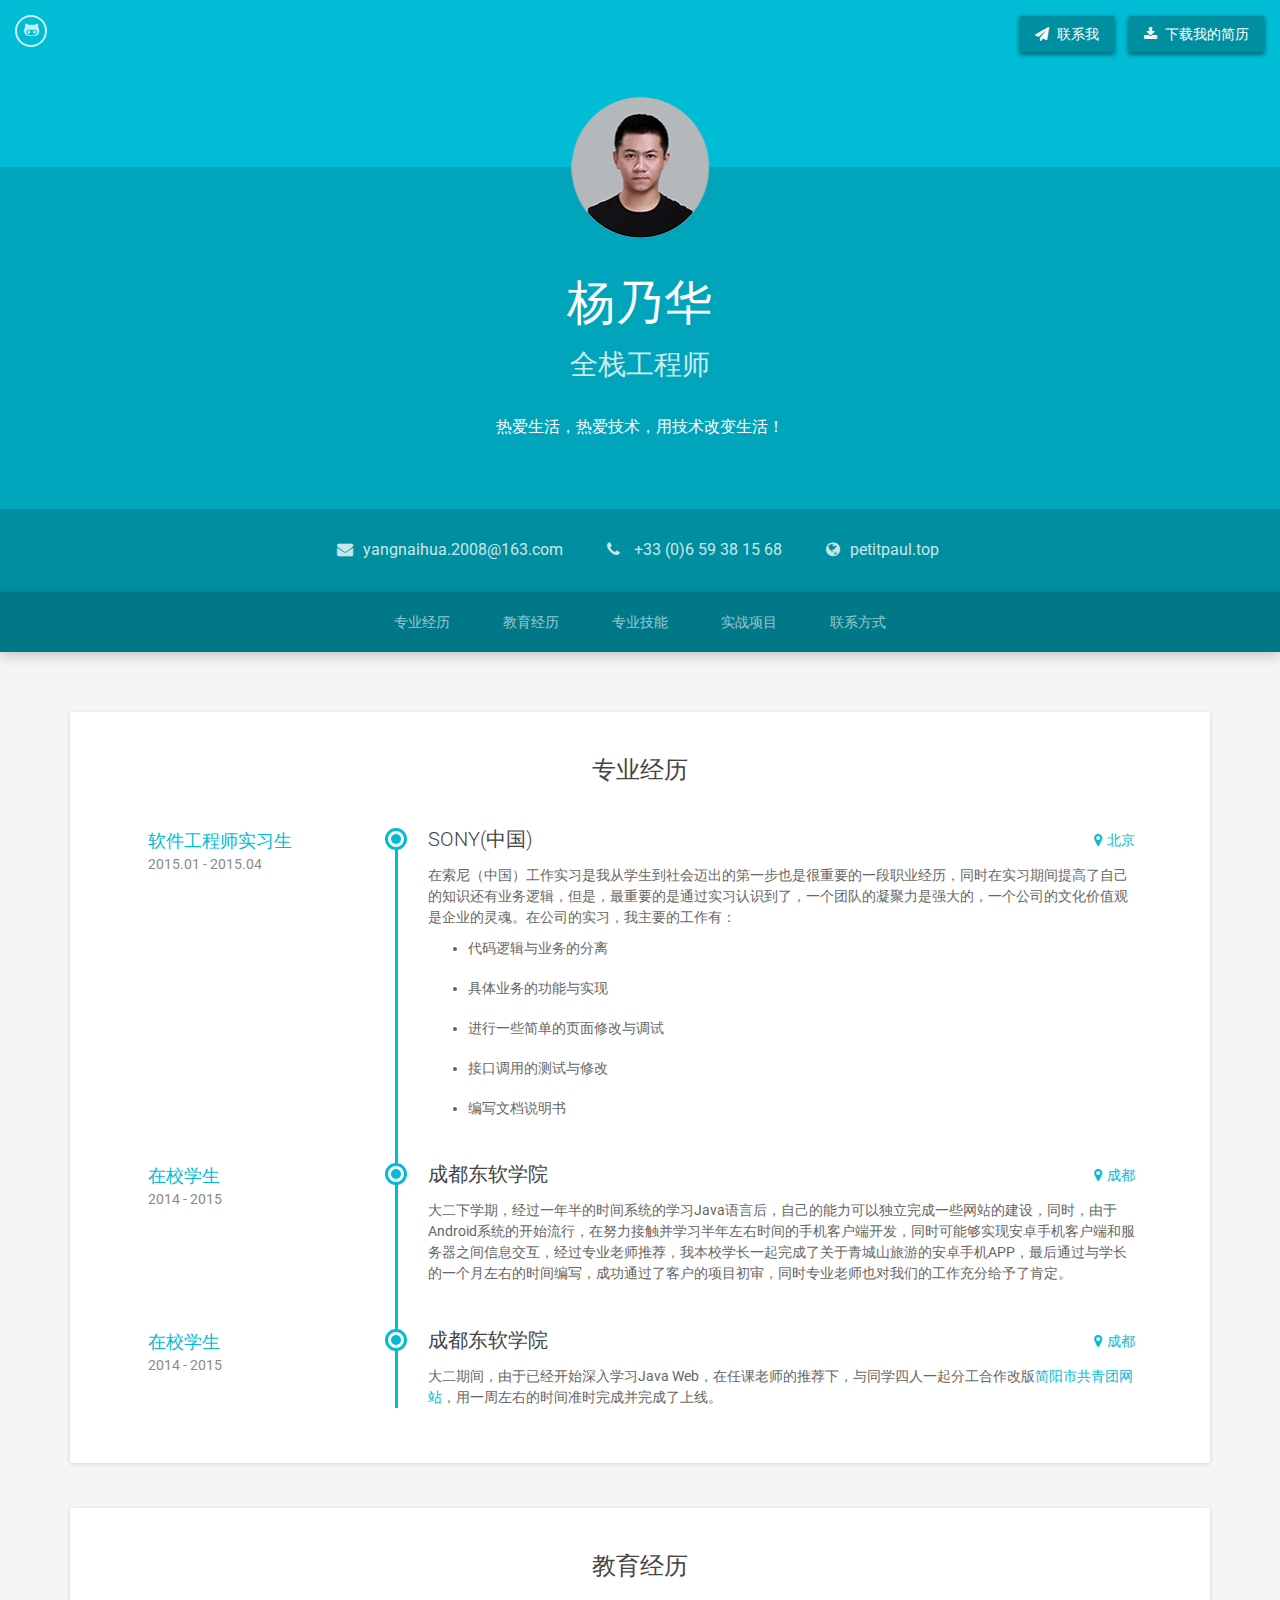
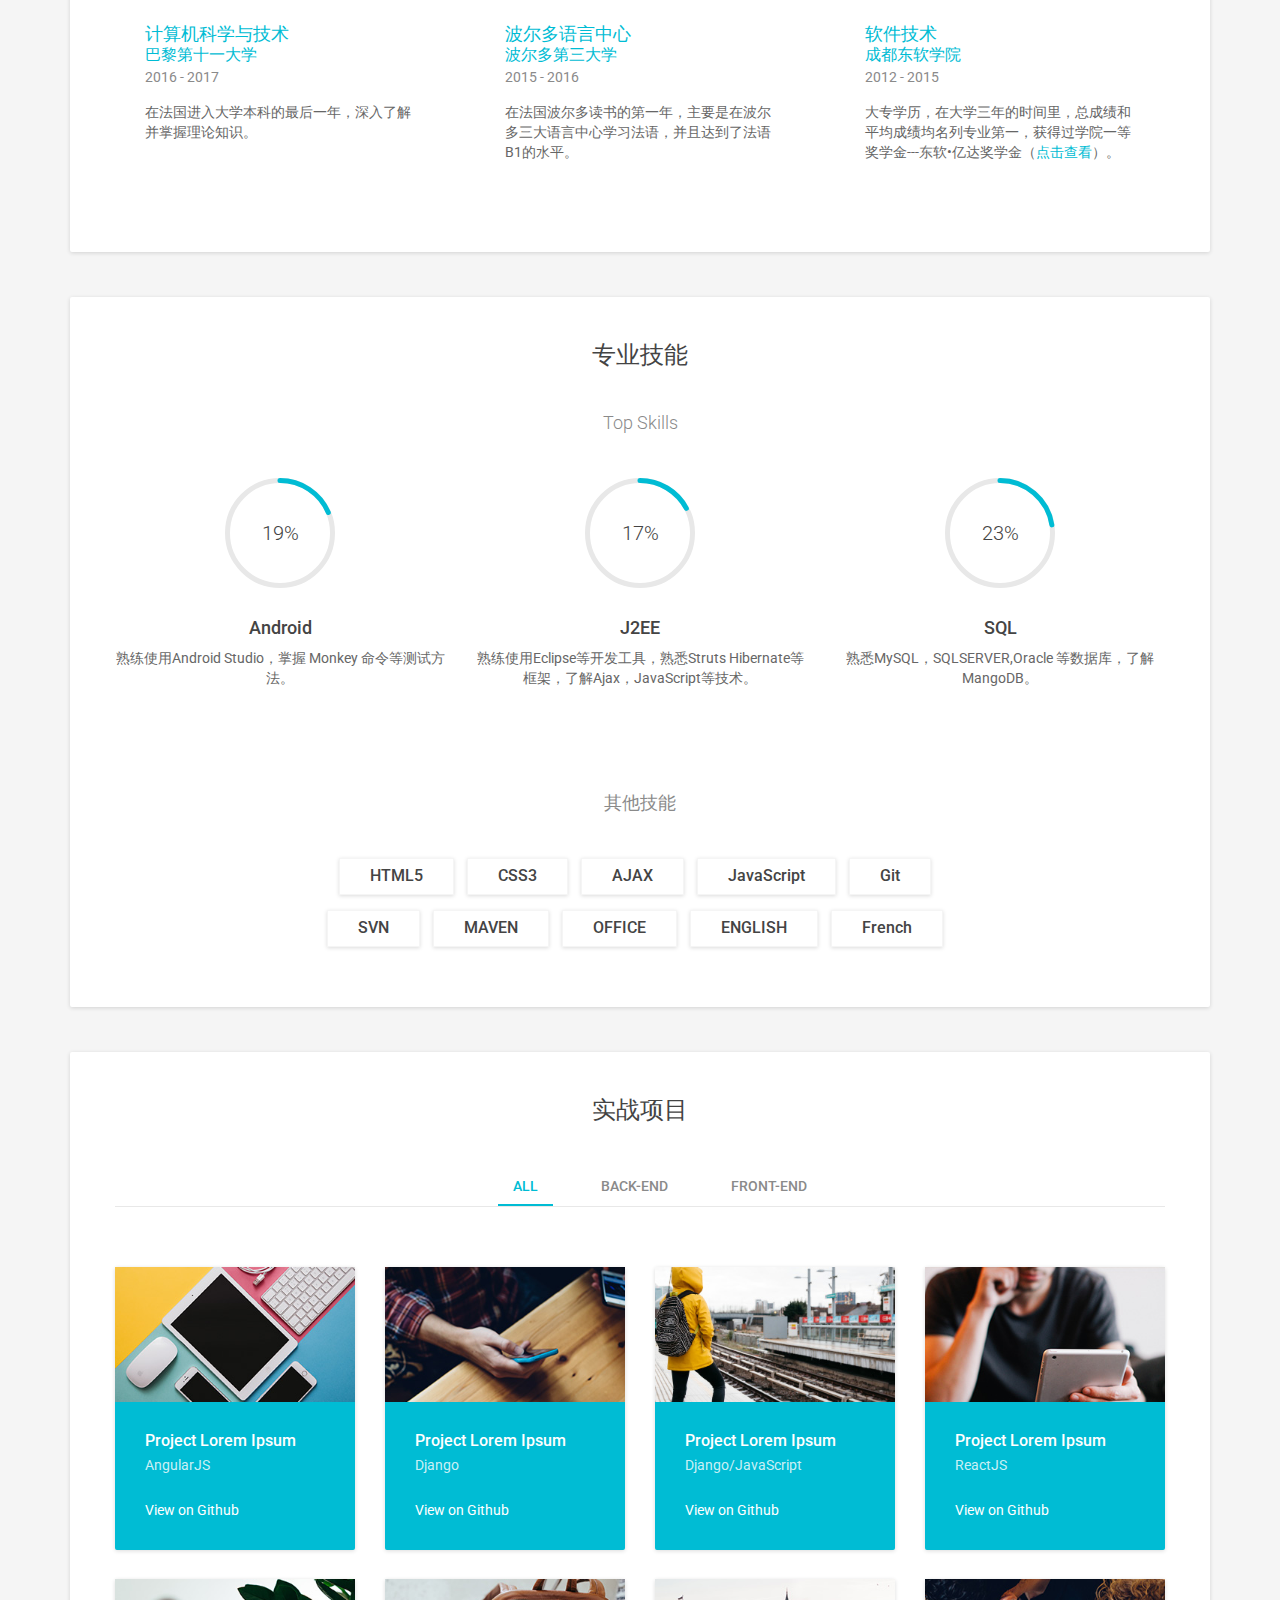
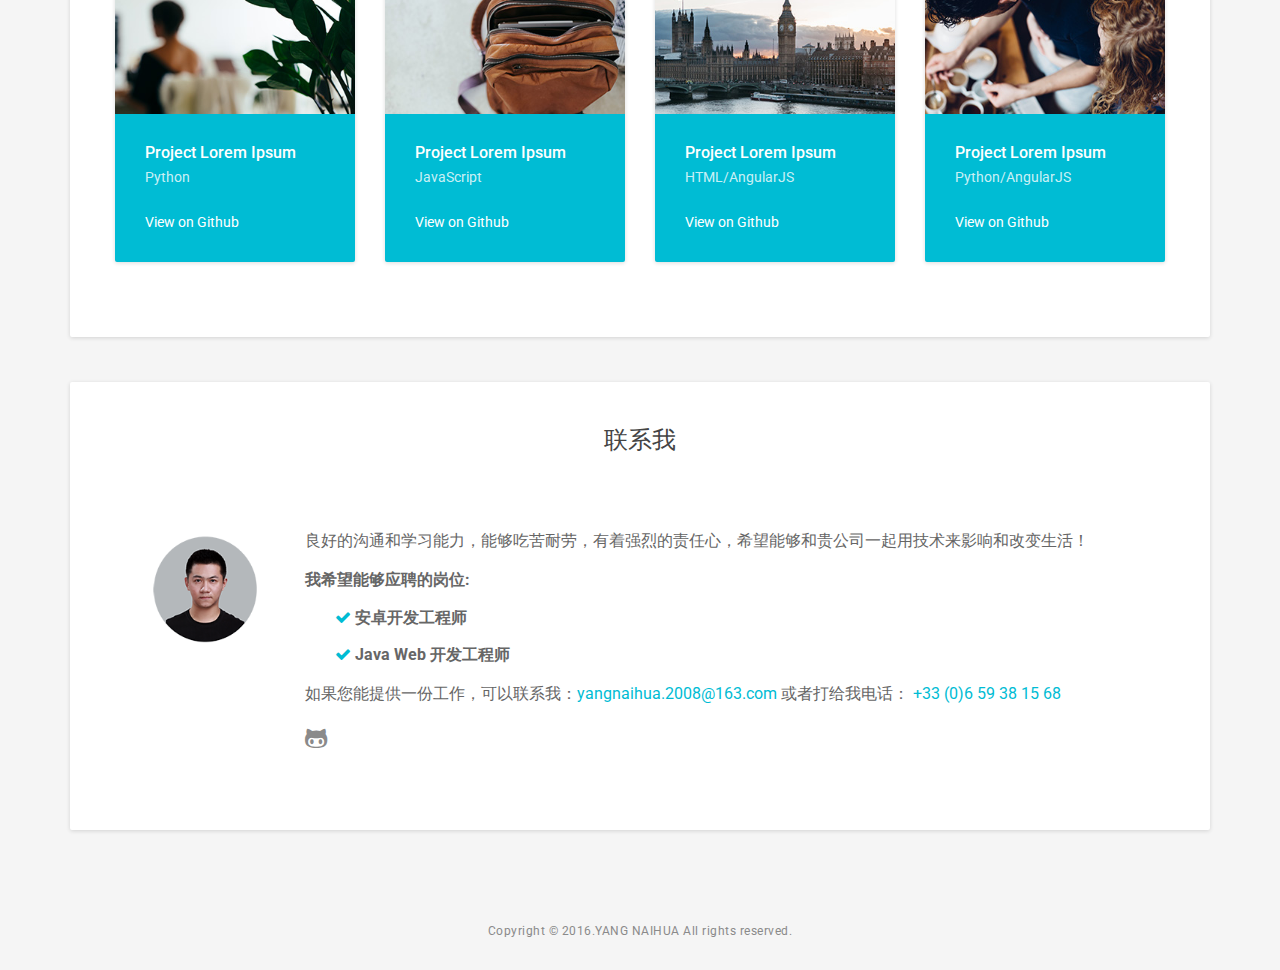
<file: index_zh.html>
﻿<!DOCTYPE html>
<!--[if IE 8]> <html lang="en" class="ie8"> <![endif]-->  
<!--[if IE 9]> <html lang="en" class="ie9"> <![endif]-->  
<!--[if !IE]><!--> <html lang="en"> <!--<![endif]-->  
<head>
<title>简历</title>
<!-- Meta -->
<meta charset="utf-8">
<meta http-equiv="X-UA-Compatible" content="IE=edge">
<meta name="viewport" content="width=device-width, initial-scale=1.0">
<meta name="description" content="">
<meta name="author" content="">    
<link rel="shortcut icon" href="">  
<link href='https://fonts.googleapis.com/css?family=Roboto:400,500,400italic,300italic,300,500italic,700,700italic,900,900italic' rel='stylesheet' type='text/css'>
<!-- Global CSS -->
<link rel="stylesheet" href="assets/plugins/bootstrap/css/bootstrap.min.css">   
<!-- Plugins CSS -->
<link rel="stylesheet" href="assets/plugins/font-awesome/css/font-awesome.css">

<!-- Theme CSS -->  
<link id="theme-style" rel="stylesheet" href="assets/css/styles.css">
<!-- Javascript -->          
<script type="text/javascript" src="assets/plugins/jquery-1.12.4.min.js"></script>
<script type="text/javascript" src="assets/plugins/bootstrap/js/bootstrap.min.js"></script>  
<script type="text/javascript" src="assets/plugins/back-to-top.js"></script>
<script type="text/javascript" src="assets/plugins/jquery-scrollTo/jquery.scrollTo.min.js"></script> 
<script type="text/javascript" src="assets/plugins/easy-pie-chart/dist/jquery.easypiechart.min.js"></script>
<script type="text/javascript" src="assets/plugins/imagesloaded.pkgd.min.js"></script> 
<script type="text/javascript" src="assets/plugins/isotope.pkgd.min.js"></script>  

<!-- custom js -->
<script type="text/javascript" src="assets/js/main.js"></script>

<!-- Style Switcher (REMOVE ON YOUR PRODUCTION SITE) -->
<script src="assets/js/demo/style-switcher.js"></script>     
<link rel="icon" href="/assets/images/favicon.ico" mce_href="/assets/images/favicon.ico" type="image/x-icon">
<link rel="shortcut icon" href="/assets/images/favicon.icoo" mce_href="/assets/images/favicon.ico" type="image/x-icon">
</head> 

<body>

<header class="header">
	<div class="top-bar container-fluid">
		<div class="actions"><a class="btn hidden-xs" href="mailto:yangnaihua.2008@163.com"><em class="fa fa-paper-plane" aria-hidden="true"></em> 联系我</a> <a class="btn" href="assets/My_CV.pdf" target="_blank" download=""><em class="fa fa-download" aria-hidden="true"></em> 下载我的简历</a></div><!--//actions-->
		<ul class="social list-inline">
			<!--<li><a href="#"><i class="fa fa-linkedin" aria-hidden="true"></i></a></li>-->
			<!--<li><a href="#" target="_blank"><i class="fa fa-twitter" aria-hidden="true"></i></a></li>-->
			<!--<li><a href="#"><i class="fa fa-google-plus" aria-hidden="true"></i></a></li>-->
			<li><a href="https://github.com/yangnaihua/" target="_blank"><em class="fa fa-github-alt" aria-hidden="true"></em></a></li>
			<!--<li><a href="#"><i class="fa fa-skype" aria-hidden="true"></i></a></li>-->
		</ul><!--//social-->
	</div><!--//top-bar-->
	
	<div class="intro">
		<div class="container text-center">
			<img class="profile-image" src="assets/images/profile-image.png" alt="">
			<h1 class="name">杨乃华</h1>
			<div class="title">全栈工程师</div>
			<div class="profile">
				<p>热爱生活，热爱技术，用技术改变生活！</p>
			</div><!--//profile-->
		</div><!--//container-->
	</div><!--//intro-->
	
	<div class="contact-info">
		<div class="container text-center">
			<ul class="list-inline">
				<li class="email"><i class="fa fa-envelope"></i><a href="mailto:yangnaihua.2008@163.com">yangnaihua.2008@163.com</a></li>
				<li><i class="fa fa-phone"></i> <a href="tel: +33659381568">+33 (0)6 59 38 15 68</a></li>
				<li class="website"><i class="fa fa-globe"></i><a href="http://petitpaul.top" target="_blank">petitpaul.top</a></li>
			</ul>
		</div><!--//container-->
	</div><!--//contact-info-->
	
	<div class="page-nav-space-holder hidden-xs">
		<div id="page-nav-wrapper" class="page-nav-wrapper text-center">
			<div class="container">
				<ul id="page-nav" class="nav page-nav list-inline">
					<li><a class="scrollto" href="#experiences-section">专业经历</a></li>
					<li><a class="scrollto" href="#eudcation-section">教育经历</a></li>
					<li><a class="scrollto" href="#skills-section">专业技能</a></li>
					<!--<li><a class="scrollto" href="#testimonials-section">专业评价</a></li>-->
					<li><a class="scrollto" href="#portfolio-section">实战项目</a></li>
					<li><a class="scrollto" href="#contact-section">联系方式</a></li>
				</ul><!--//page-nav-->
			</div>
		</div><!--//page-nav-wrapper-->
	</div>
	
</header><!--//header-->

<div class="wrapper container">
	<section id="experiences-section" class="experiences-section section">
		<h2 class="section-title">专业经历</h2>
		<div class="timeline"><!--控制时间线-->
			<div class="item"><!--控制圆点-->
				<div class="work-place">
					<h3 class="place">SONY(中国)</h3>
					<div class="location"><a href="https://www.google.fr/maps/place/P%C3%A9kin,+Chine/@39.9385466,116.1172742,10z/data=!3m1!4b1!4m5!3m4!1s0x35f05296e7142cb9:0xb9625620af0fa98a!8m2!3d39.904211!4d116.407395" target='_blank'><em class="fa fa-map-marker" aria-hidden="true"></em>北京</a></div>
				</div>
				<div class="job-meta">
					<div class="title">软件工程师实习生</div>
					<div class="time">2015.01 - 2015.04</div>
				</div><!--//job-meta-->
				<div class="job-desc">
					<p>在索尼（中国）工作实习是我从学生到社会迈出的第一步也是很重要的一段职业经历，同时在实习期间提高了自己的知识还有业务逻辑，但是，最重要的是通过实习认识到了，一个团队的凝聚力是强大的，一个公司的文化价值观是企业的灵魂。在公司的实习，我主要的工作有：</p> 
					<ul>
                           <li>代码逻辑与业务的分离</li>
                          <br/>
						<li>具体业务的功能与实现</li><br/>
						<li>进行一些简单的页面修改与调试</li><br/>
						<li>接口调用的测试与修改</li><br/>
						<li>编写文档说明书</li>
                 
				<!--		<li>Maecenas tempus tellus eget </li><li>Lorem ipsum dolor sit amet</li>
						<li>Donec pede justo ante</li>
						<li>Maecenas tempus tellus eget </li><li>Lorem ipsum dolor sit amet</li>
						<li>Donec pede justo ante</li>
						<li>Maecenas tempus tellus eget </li>-->
					</ul>
				</div><!--//job-desc-->
			</div><!--//item-->
			
			<div class="item">
				<div class="work-place">
					<h3 class="place">成都东软学院</h3>
					<div class="location"><a href="https://www.google.fr/maps/place/Chengdu,+Sichuan,+Chine/@30.6584534,103.9354612,11z/data=!3m1!4b1!4m5!3m4!1s0x36efc52300447721:0xb98652ce2e240e02!8m2!3d30.572816!4d104.066801" target='_blank'><em class="fa fa-map-marker" aria-hidden="true"></em>成都</a></div>
				</div>
				<div class="job-meta">
					<div class="title">在校学生</div>
					<div class="time">2014 - 2015</div>
				</div><!--//job-meta-->
				<div class="job-desc">
					<p>大二下学期，经过一年半的时间系统的学习Java语言后，自己的能力可以独立完成一些网站的建设，同时，由于Android系统的开始流行，在努力接触并学习半年左右时间的手机客户端开发，同时可能够实现安卓手机客户端和服务器之间信息交互，经过专业老师推荐，我本校学长一起完成了关于青城山旅游的安卓手机APP，最后通过与学长的一个月左右的时间编写，成功通过了客户的项目初审，同时专业老师也对我们的工作充分给予了肯定。</p> 
                    
				</div><!--//job-desc-->
			</div><!--//item-->
			
			<div class="item">
				<div class="work-place">
					<h3 class="place">成都东软学院</h3>
					<div class="location"><a href="https://www.google.fr/maps/place/Chengdu,+Sichuan,+Chine/@30.6584534,103.9354612,11z/data=!3m1!4b1!4m5!3m4!1s0x36efc52300447721:0xb98652ce2e240e02!8m2!3d30.572816!4d104.066801" target='_blank'><em class="fa fa-map-marker" aria-hidden="true" ></em>成都</a></div>
				</div>
				<div class="job-meta">
					<div class="title">在校学生</div>
					<div class="time">2014 - 2015</div>
				</div><!--//job-meta-->
				<div class="job-desc">
					<p>大二期间，由于已经开始深入学习Java Web，在任课老师的推荐下，与同学四人一起分工合作改版<a href="http://www.jyyol.com/" target="_blank">简阳市共青团网站</a>，用一周左右的时间准时完成并完成了上线。
</p> 
				</div><!--//job-desc-->
			</div><!--//item-->
			
	
			
		</div><!--//timeline-->
		
	</section><!--//section-->
	
	<section id="eudcation-section" class="education-section section">
		<h2 class="section-title">教育经历</h2>
		<div class="row">
			<div class="item col-xs-12 col-sm-4">
				<div class="item-inner">
					<h3 class="degree">计算机科学与技术</h3>
					<div class="education-body">
						<a href="http://www.u-psud.fr/fr/index.html" target="_blank">巴黎第十一大学</a>
                       
					</div><!--//education-body-->
					<div class="time">2016 - 2017</div>
					<div class="desc">
					在法国进入大学本科的最后一年，深入了解并掌握理论知识。
					</div>
				</div><!--//item-inner-->
			</div><!--//item-->
			<div class="item col-xs-12 col-sm-4">
				<div class="item-inner">
					<h3 class="degree">波尔多语言中心</h3>
					<div class="education-body">
						<a href=" http://www.u-bordeaux-montaigne.fr/fr/index.html" target="_blank">波尔多第三大学</a>
					</div><!--//education-body-->
					<div class="time">2015 - 2016</div>
					<div class="desc">
						在法国波尔多读书的第一年，主要是在波尔多三大语言中心学习法语，并且达到了法语B1的水平。
					</div>
				</div><!--//item-inner-->
			</div><!--//item-->
			<div class="item col-xs-12 col-sm-4">
				<div class="item-inner">
					<h3 class="degree">软件技术</h3>
					<div class="education-body">
					<a href="http://www.ccniit.com/" target="_blank">成都东软学院</a>	
					</div><!--//education-body-->
					<div class="time">2012 - 2015</div>
					<div class="desc">
						大专学历，在大学三年的时间里，总成绩和平均成绩均名列专业第一，获得过学院一等奖学金---东软•亿达奖学金（<a href="http://www.ccniit.com/HTML/news/2013/10/article_1542.html" target="_black">点击查看</a>）。
					</div>
				</div><!--//item-inner-->
			</div><!--//item-->
			
		</div><!--//row-->
	</section><!--//section-->
	
	
	<section id="skills-section" class="skills-section section text-center">
		<h2 class="section-title">专业技能</h2>
		<div class="top-skills">
			<h3 class="subtitle">Top Skills</h3>
			<div class="row">
				<div class="item col-xs-12 col-sm-4">
					<div class="item-inner">
						<div class="chart-easy-pie text-center">
							<div class="chart-theme-1 chart" data-percent="70"><span>70</span>%</div>
						</div>
						<h4 class="skill-name">Android</h4>
						<!--<div class="level">Expert, 8 years</div></a>-->
						<div class="desc">
							熟练使用Android Studio，掌握 Monkey 命令等测试方法。
                         
						</div>
					</div><!--//item-inner-->
				</div><!--//item-->
				<div class="item col-xs-12 col-sm-4">
					<div class="item-inner">
						<div class="chart-easy-pie text-center">
							<div class="chart-theme-1 chart" data-percent="65"><span>65</span>%</div>
						</div>
						<h4 class="skill-name">J2EE</h4>
						<!--<div class="level">Expert, 8 years</div>-->
						<div class="desc">
							熟练使用Eclipse等开发工具，熟悉Struts Hibernate等框架，了解Ajax，JavaScript等技术。
						</div>
					</div><!--//item-inner-->
				</div><!--//item-->
				<div class="item col-xs-12 col-sm-4">
					<div class="item-inner">
						<div class="chart-easy-pie text-center">
							<div class="chart-theme-1 chart" data-percent="85"><span>85</span>%</div>
						</div>
						<h4 class="skill-name">SQL</h4>
						<!--<div class="level">Advanced, 4 years</div>-->
						<div class="desc">
							熟悉MySQL，SQLSERVER,Oracle 等数据库，了解MangoDB。
						</div>
					</div><!--//item-inner-->
				</div><!--//item-->
			</div><!--//row-->
		</div><!--//top-skills-->
		
		<div class="other-skills">
			<h3 class="subtitle">其他技能</h3>
			<div class="misc-skills">
				<span class="skill-tag">HTML5</span>
				<span class="skill-tag">CSS3</span>
				<span class="skill-tag">AJAX</span>
				<span class="skill-tag">JavaScript</span>
				<span class="skill-tag">Git</span>
				<br>
				<span class="skill-tag">SVN</span>
				<span class="skill-tag">MAVEN</span>
				<span class="skill-tag">OFFICE</span>
				<span class="skill-tag">ENGLISH</span>
				<span class="skill-tag">French</span>
			</div>
		</div><!--//other-skills-->
		
	</section><!--//skills-section-->
	

	<section id="portfolio-section" class="portfolio-section section">
		<h2 class="section-title">实战项目</h2>
		<ul id="filters" class="filters clearfix">
			<li class="type active" data-filter="*">All</li>
			<li class="type" data-filter=".backend">Back-end</li>
			<li class="type" data-filter=".frontend">Front-end</li>
		</ul><!--//filters-->
		<div class="items-wrapper isotope row">
			<div class="item frontend col-md-3 col-xs-6 ">
				<div class="item-inner">
					<figure class="figure">
						<img class="img-responsive" src="assets/images/portfolio/portfolio-1.jpg" alt="" />
					</figure>
					<div class="content text-left">
						<h3 class="sub-title"><a href="#">Project Lorem Ipsum</a></h3>
						<div class="meta">AngularJS</div>
						<div class="action"><a href="#">View on Github</a></div>
					</div><!--//content-->    
					<a class="link-mask" href="#"></a>              
				</div><!--//item-inner-->
			</div><!--//item-->
			<div class="item backend col-md-3 col-xs-6 ">
				<div class="item-inner">
					<figure class="figure">
						<img class="img-responsive" src="assets/images/portfolio/portfolio-2.jpg" alt="" />
					</figure>
					<div class="content text-left">
						<h3 class="sub-title"><a href="#">Project Lorem Ipsum</a></h3>
						<div class="meta">Django</div>
						<div class="action"><a href="#">View on Github</a></div>
					</div><!--//content-->    
					<a class="link-mask" href="#"></a>              
				</div><!--//item-inner-->
			</div><!--//item-->
			<div class="item backend frontend col-md-3 col-xs-6 ">
				<div class="item-inner">
					<figure class="figure">
						<img class="img-responsive" src="assets/images/portfolio/portfolio-3.jpg" alt="" />
					</figure>
					<div class="content text-left">
						<h3 class="sub-title"><a href="#">Project Lorem Ipsum</a></h3>
						<div class="meta">Django/JavaScript</div>
						<div class="action"><a href="#">View on Github</a></div>
					</div><!--//content-->    
					<a class="link-mask" href="#"></a>              
				</div><!--//item-inner-->
			</div><!--//item-->
			<div class="item frontend col-md-3 col-xs-6 ">
				<div class="item-inner">
					<figure class="figure">
						<img class="img-responsive" src="assets/images/portfolio/portfolio-4.jpg" alt="" />
					</figure>
					<div class="content text-left">
						<h3 class="sub-title"><a href="#">Project Lorem Ipsum</a></h3>
						<div class="meta">ReactJS</div>
						<div class="action"><a href="#">View on Github</a></div>
					</div><!--//content-->    
					<a class="link-mask" href="#"></a>              
				</div><!--//item-inner-->
			</div><!--//item-->
			<div class="item backend col-md-3 col-xs-6 ">
				<div class="item-inner">
					<figure class="figure">
						<img class="img-responsive" src="assets/images/portfolio/portfolio-5.jpg" alt="" />
					</figure>
					<div class="content text-left">
						<h3 class="sub-title"><a href="#">Project Lorem Ipsum</a></h3>
						<div class="meta">Python</div>
						<div class="action"><a href="#">View on Github</a></div>
					</div><!--//content-->    
					<a class="link-mask" href="#"></a>              
				</div><!--//item-inner-->
			</div><!--//item-->
			<div class="item backend col-md-3 col-xs-6 ">
				<div class="item-inner">
					<figure class="figure">
						<img class="img-responsive" src="assets/images/portfolio/portfolio-6.jpg" alt="" />
					</figure>
					<div class="content text-left">
						<h3 class="sub-title"><a href="#">Project Lorem Ipsum</a></h3>
						<div class="meta">JavaScript</div>
						<div class="action"><a href="#">View on Github</a></div>
					</div><!--//content-->    
					<a class="link-mask" href="#"></a>              
				</div><!--//item-inner-->
			</div><!--//item-->
			
			<div class="item frontend col-md-3 col-xs-6 ">
				<div class="item-inner">
					<figure class="figure">
						<img class="img-responsive" src="assets/images/portfolio/portfolio-7.jpg" alt="" />
					</figure>
					<div class="content text-left">
						<h3 class="sub-title"><a href="#">Project Lorem Ipsum</a></h3>
						<div class="meta">HTML/AngularJS</div>
						<div class="action"><a href="#">View on Github</a></div>
					</div><!--//content-->    
					<a class="link-mask" href="#"></a>              
				</div><!--//item-inner-->
			</div><!--//item-->
			
			<div class="item frontend backend col-md-3 col-xs-6 ">
				<div class="item-inner">
					<figure class="figure">
						<img class="img-responsive" src="assets/images/portfolio/portfolio-8.jpg" alt="" />
					</figure>
					<div class="content text-left">
						<h3 class="sub-title"><a href="#">Project Lorem Ipsum</a></h3>
						<div class="meta">Python/AngularJS</div>
						<div class="action"><a href="#">View on Github</a></div>
					</div><!--//content-->    
					<a class="link-mask" href="#"></a>              
				</div><!--//item-inner-->
			</div><!--//item-->
			
		</div><!--//item-wrapper-->
		
	</section><!--//section-->
	
	<section id="contact-section" class="contact-section section">
		<h2 class="section-title">联系我</h2>
		<div class="intro">
			<img class="profile-image" src="assets/images/profile-image.png" alt="">
			<div class="dialog">
				<p>良好的沟通和学习能力，能够吃苦耐劳，有着强烈的责任心，希望能够和贵公司一起用技术来影响和改变生活！</p>
				<p><strong>我希望能够应聘的岗位:</strong></p>
				<ul class="list-unstyled service-list">
					<li><i class="fa fa-check" aria-hidden="true"></i> <strong>安卓开发工程师</strong></li>
					<li><i class="fa fa-check" aria-hidden="true"></i> <strong>Java Web 开发工程师</strong> </li>
			<!--		<li><i class="fa fa-check" aria-hidden="true"></i> Back-end development with Django/Python</li>
					<li><i class="fa fa-check" aria-hidden="true"></i> UI development</li>
					<li><i class="fa fa-check" aria-hidden="true"></i> UX prototyping</li>-->
				</ul>
				<p>如果您能提供一份工作，可以联系我：<a href="mailto:yangnaihua.2008@163.com">yangnaihua.2008@163.com</a> 或者打给我电话： <a href="tel:+33659381568">+33 (0)6 59 38 15 68</a></p>
				<ul class="social list-inline">
				<!--	<li><a href="#"><i class="fa fa-linkedin" aria-hidden="true"></i></a></li>-->
			   <!--  <li><a href="#"><i class="fa fa-twitter" aria-hidden="true"></i></a></li>-->
				 <!-- 	<li><a href="#"><i class="fa fa-google-plus" aria-hidden="true"></i></a></li> -->
				 <li><a href="https://github.com/yangnaihua/" target="_blank"><em class="fa fa-github-alt" aria-hidden="true"></em></a></li>
				 <!--  	<li><a href="#"><i class="fa fa-skype" aria-hidden="true"></i></a></li>-->
				</ul><!--//social-->
			</div><!--//diaplog-->
		</div><!--//intro-->

	</section><!--//section-->
	
</div><!--//wrapper-->

<footer class="footer text-center">
	<div class="container">
		<small class="copyright"><a target="_blank" href="http://petitpaul.top">Copyright &copy; 2016.YANG NAIHUA All rights reserved.</a></small>
	</div><!--//container-->
</footer>


</body>
</html>
</file>
<file: assets/css/styles.css>
/*   
 * Template Name: Sphere - Responsive website template for CV/Resume/Portfolio
 * Version: 1.0
 * Author: Xiaoying Riley at 3rd Wave Media
 * Website: http://themes.3rdwavemedia.com/
 * Twitter: @3rdwave_themes
*/
/* ======= Base ======= */
body {
  font-family: 'Roboto', sans-serif;
  color: #666;
  background: #f5f5f5;
  font-size: 14px;
  -webkit-font-smoothing: antialiased;
  -moz-osx-font-smoothing: grayscale;
  color: #444;
}
h1,
h2,
h3,
h4,
h5,
h6 {
  font-weight: 500;
}
a {
  color: #00BCD4;
  -webkit-transition: all 0.4s ease-in-out;
  -moz-transition: all 0.4s ease-in-out;
  -ms-transition: all 0.4s ease-in-out;
  -o-transition: all 0.4s ease-in-out;
}
a:hover {
  text-decoration: underline;
  color: #007888;
}
a:focus {
  text-decoration: none;
}
p {
  line-height: 1.5;
}
.btn,
a.btn {
  background: #008fa1;
  color: #fff;
  padding: 8px 15px;
  -webkit-border-radius: 2px;
  -moz-border-radius: 2px;
  -ms-border-radius: 2px;
  -o-border-radius: 2px;
  border-radius: 2px;
  -moz-background-clip: padding;
  -webkit-background-clip: padding-box;
  background-clip: padding-box;
  -webkit-box-shadow: 0 2px 4px 0 rgba(0, 0, 0, 0.4);
  -moz-box-shadow: 0 2px 4px 0 rgba(0, 0, 0, 0.4);
  box-shadow: 0 2px 4px 0 rgba(0, 0, 0, 0.4);
  text-transform: uppercase;
  font-weight: 500;
  font-size: 14px;
}
.btn:hover,
a.btn:hover {
  color: #fff;
  background: #00a5bb;
}
#topcontrol {
  -webkit-transition: all 0.4s ease-in-out;
  -moz-transition: all 0.4s ease-in-out;
  -ms-transition: all 0.4s ease-in-out;
  -o-transition: all 0.4s ease-in-out;
  background: #008fa1;
  color: #fff;
  text-align: center;
  display: inline-block;
  z-index: 30;
  width: 36px;
  height: 36px;
  -webkit-border-radius: 50%;
  -moz-border-radius: 50%;
  -ms-border-radius: 50%;
  -o-border-radius: 50%;
  border-radius: 50%;
  -moz-background-clip: padding;
  -webkit-background-clip: padding-box;
  background-clip: padding-box;
  -webkit-box-shadow: 0 6px 10px 0 rgba(0, 0, 0, 0.3);
  -moz-box-shadow: 0 6px 10px 0 rgba(0, 0, 0, 0.3);
  box-shadow: 0 6px 10px 0 rgba(0, 0, 0, 0.3);
}
#topcontrol:hover {
  background: #007888;
  color: #fff;
}
#topcontrol .fa {
  position: relative;
  top: 3px;
  font-size: 25px;
  font-weight: normal;
}
.header {
  background: #00BCD4;
  color: #fff;
}
.header a {
  color: #fff;
}
.header .top-bar {
  position: relative;
  padding-top: 15px;
  padding-bottom: 120px;
}
.header .social {
  margin-bottom: 0;
}
.header .social a {
  color: rgba(255, 255, 255, 0.8);
  display: inline-block;
  text-align: center;
  width: 32px;
  height: 32px;
  -webkit-border-radius: 50%;
  -moz-border-radius: 50%;
  -ms-border-radius: 50%;
  -o-border-radius: 50%;
  border-radius: 50%;
  -moz-background-clip: padding;
  -webkit-background-clip: padding-box;
  background-clip: padding-box;
  padding-top: 2px;
  font-size: 16px;
  border: 2px solid rgba(255, 255, 255, 0.8);
}
.header .social a:hover {
  color: #fff;
  border-color: #fff;
}
.header .actions {
  position: absolute;
  right: 15px;
  top: 15px;
}
.header .actions .fa {
  margin-right: 5px;
}
.header .actions a {
  margin-right: 10px;
  color: #fff;
}
.header .actions a:last-child {
  margin-right: 0;
}
.header .profile-image {
  position: absolute;
  width: 160px;
  height: 160px;
  top: -80px;
  margin-left: -80px;
}
.header .name {
  font-size: 48px;
  margin-bottom: 15px;
  letter-spacing: 0.5px;
}
.header .title {
  font-size: 28px;
  font-weight: 300;
  color: rgba(255, 255, 255, 0.8);
  margin-bottom: 30px;
}
.header .intro {
  background: #00a5bb;
  padding-top: 90px;
  padding-bottom: 60px;
  position: relative;
  font-size: 16px;
}
.header .profile {
  max-width: 800px;
  margin: 0 auto;
}
.header .contact-info {
  background: #008fa1;
  padding-top: 30px;
  padding-bottom: 30px;
  font-size: 16px;
}
.header .contact-info ul {
  margin-bottom: 0;
}
.header .contact-info li {
  margin-right: 30px;
  color: rgba(255, 255, 255, 0.8);
}
.header .contact-info li a {
  color: rgba(255, 255, 255, 0.8);
}
.header .contact-info li a:hover {
  color: #fff;
}
.header .contact-info li:last-child {
  margin-right: 0;
}
.header .contact-info li .fa {
  margin-right: 10px;
}
/* Page Nav */
.page-nav-space-holder {
  height: 60px;
  position: relative;
}
.page-nav-wrapper {
  background: #007888;
  padding-top: 20px;
  padding-bottom: 20px;
  position: absolute;
  width: 100%;
  left: 0;
  -webkit-box-shadow: 0 4px 12px rgba(0, 0, 0, 0.2);
  -moz-box-shadow: 0 4px 12px rgba(0, 0, 0, 0.2);
  box-shadow: 0 4px 12px rgba(0, 0, 0, 0.2);
}
.page-nav-wrapper.fixed {
  position: fixed;
  top: 0;
  left: 0;
  width: 100%;
  z-index: 100;
  background: #00BCD4;
}
.page-nav-wrapper a {
  color: rgba(255, 255, 255, 0.6);
  text-decoration: none;
  font-weight: 500;
}
.page-nav-wrapper .page-nav {
  margin: 0 auto;
  display: inline-block;
}
.page-nav-wrapper .page-nav li {
  margin-right: 30px;
  display: inline-block;
  background: none;
}
.page-nav-wrapper .page-nav li:hover,
.page-nav-wrapper .page-nav li:active {
  background: none;
}
.page-nav-wrapper .page-nav li.active a {
  color: #fff;
  background: none;
}
.page-nav-wrapper .page-nav li a {
  color: rgba(255, 255, 255, 0.6);
  padding: inherit;
}
.page-nav-wrapper .page-nav li a:hover {
  color: #fff;
}
.page-nav-wrapper .page-nav li a:hover,
.page-nav-wrapper .page-nav li a:active,
.page-nav-wrapper .page-nav li a:focus {
  background: none;
}
.page-nav-wrapper .page-nav li:last-child {
  margin-right: 0;
}
.wrapper {
  padding-top: 60px;
  padding-bottom: 60px;
}
.section {
  -webkit-box-shadow: 0 1px 4px 0 rgba(0, 0, 0, 0.14);
  -moz-box-shadow: 0 1px 4px 0 rgba(0, 0, 0, 0.14);
  box-shadow: 0 1px 4px 0 rgba(0, 0, 0, 0.14);
  padding: 45px;
  background: #fff;
  margin-bottom: 45px;
  -webkit-border-radius: 2px;
  -moz-border-radius: 2px;
  -ms-border-radius: 2px;
  -o-border-radius: 2px;
  border-radius: 2px;
  -moz-background-clip: padding;
  -webkit-background-clip: padding-box;
  background-clip: padding-box;
}
.section:last-child {
  margin-bottom: 0;
}
.section-title {
  margin-top: 0;
  margin-bottom: 45px;
  font-size: 24px;
  text-align: center;
}
.timeline {
  border-left: 3px solid #00BCD4;
  border-bottom-right-radius: 2px;
  border-top-right-radius: 2px;
  position: relative;
  padding: 0 30px;
  margin-left: 280px;
}
.timeline .item {
  position: relative;
  margin-bottom: 45px;
}
.timeline .item:last-child {
  margin-bottom: 0;
}
.timeline .item:before {
  content: "";
  position: absolute;
  left: -43px;
  top: 0;
  display: inline-block;
  width: 22px;
  height: 22px;
  -webkit-border-radius: 50%;
  -moz-border-radius: 50%;
  -ms-border-radius: 50%;
  -o-border-radius: 50%;
  border-radius: 50%;
  -moz-background-clip: padding;
  -webkit-background-clip: padding-box;
  background-clip: padding-box;
  background: #fff;
  border: 3px solid #00BCD4;
}
.timeline .item:after {
  content: "";
  position: absolute;
  left: -37px;
  top: 6px;
  display: inline-block;
  width: 10px;
  height: 10px;
  -webkit-border-radius: 50%;
  -moz-border-radius: 50%;
  -ms-border-radius: 50%;
  -o-border-radius: 50%;
  border-radius: 50%;
  -moz-background-clip: padding;
  -webkit-background-clip: padding-box;
  background-clip: padding-box;
  background: #00BCD4;
  z-index: 10;
}
.timeline .work-place {
  position: relative;
}
.timeline .location {
  position: absolute;
  right: 0;
  top: 2px;
  color: #8a8a8a;
}
.timeline .location .fa {
  margin-right: 5px;
}
.timeline .place {
  margin-top: 0;
  margin-bottom: 15px;
  font-size: 20px;
  font-weight: 300;
}
.timeline .job-meta {
  position: absolute;
  left: -280px;
  top: 0;
}
.timeline .job-meta .title {
  font-size: 18px;
  color: #00BCD4;
}
.timeline .job-meta .time {
  color: #8a8a8a;
}
.timeline .job-desc {
  color: #666;
}
.education-section .item {
  margin-bottom: 45px;
}
.education-section .item-inner {
  padding: 0 30px;
}
.education-section .degree {
  font-size: 18px;
  color: #00BCD4;
  margin-top: 0;
  margin-bottom: 0px;
}
.education-section .education-body {
  font-weight: 500;
  margin-bottom: 0px;
  font-size: 16px;
  font-weight: 300;
}
.education-section .time {
  color: #8a8a8a;
  margin-bottom: 15px;
}
.education-section .desc {
  color: #666;
}
.skills-section .subtitle {
  font-size: 18px;
  color: #8a8a8a;
  margin-top: 0;
  margin-bottom: 45px;
  font-weight: 300;
}
.skills-section .top-skills {
  margin-bottom: 60px;
}
.skills-section .top-skills .item {
  margin-bottom: 45px;
}
.skills-section .level {
  color: #8a8a8a;
  margin-bottom: 15px;
}
.skills-section .desc {
  color: #666;
}
.skills-section .skill-tag {
  -webkit-box-shadow: 0 1px 4px 0 rgba(0, 0, 0, 0.14);
  -moz-box-shadow: 0 1px 4px 0 rgba(0, 0, 0, 0.14);
  box-shadow: 0 1px 4px 0 rgba(0, 0, 0, 0.14);
  padding: 6px 30px;
  display: inline-block;
  margin-right: 10px;
  border: 1px solid #f5f5f5;
  font-weight: 500;
  margin-bottom: 15px;
  font-size: 16px;
}
.chart-easy-pie {
  positon: relative;
}
.chart {
  width: 110px;
  height: 110px;
  vertical-align: middle;
  position: relative;
  margin: 0 auto;
  text-align: center;
  font-size: 20px;
  font-weight: 300;
  margin-bottom: 30px;
}
.chart span {
  line-height: 110px;
}
.chart canvas {
  position: absolute;
  left: 0;
  top: 0;
}
.testimonials-section .testimonials-carousel {
  max-width: 800px;
  margin: 0 auto;
}
.testimonials-section .item {
  padding-left: 60px;
  margin-bottom: 45px;
}
.testimonials-section .quote {
  border-left: none;
  padding: 0;
  font-size: 22px;
  color: #666;
  font-weight: 300;
  position: relative;
}
.testimonials-section .source .name {
  font-size: 16px;
}
.testimonials-section .source .position {
  color: #8a8a8a;
}
.testimonials-section .fa-quote-left {
  position: absolute;
  left: -60px;
  top: 0;
  width: 36px;
  height: 36px;
  display: inline-block;
  background: #00BCD4;
  color: #fff;
  -webkit-border-radius: 50%;
  -moz-border-radius: 50%;
  -ms-border-radius: 50%;
  -o-border-radius: 50%;
  border-radius: 50%;
  -moz-background-clip: padding;
  -webkit-background-clip: padding-box;
  background-clip: padding-box;
  text-align: center;
  padding-top: 10px;
  font-size: 16px;
}
.testimonials-section .carousel-indicators {
  bottom: 0;
  margin-bottom: 0;
}
.testimonials-section .carousel-indicators li {
  background-color: #bdbdbd;
  border: none;
  width: 10px;
  height: 10px;
  margin: 0;
  margin-right: 5px;
}
.testimonials-section .carousel-indicators li.active {
  background-color: #00BCD4;
  width: 10px;
  height: 10px;
  margin: 0;
  margin-right: 5px;
}
.portfolio-section .filters {
  list-style: none;
  margin: 0 auto;
  margin-bottom: 60px;
  text-align: center;
  border-bottom: 1px solid #e8e8e8;
}
.portfolio-section .filters .type {
  margin-right: 30px;
  list-style: none;
  display: inline-block;
  padding: 8px 15px;
  color: #8a8a8a;
  cursor: pointer;
  font-size: 14px;
  text-transform: uppercase;
  font-weight: 500;
}
.portfolio-section .filters .type:last-child {
  margin-right: 0;
}
.portfolio-section .filters .type.active {
  color: #00BCD4;
  border-bottom: 2px solid #00BCD4;
}
.portfolio-section .item {
  margin-bottom: 30px;
}
.portfolio-section .item-inner {
  background: #00BCD4;
  color: #fff;
  -webkit-border-radius: 2px;
  -moz-border-radius: 2px;
  -ms-border-radius: 2px;
  -o-border-radius: 2px;
  border-radius: 2px;
  -moz-background-clip: padding;
  -webkit-background-clip: padding-box;
  background-clip: padding-box;
  position: relative;
  -webkit-box-shadow: 0 1px 4px 0 rgba(0, 0, 0, 0.14);
  -moz-box-shadow: 0 1px 4px 0 rgba(0, 0, 0, 0.14);
  box-shadow: 0 1px 4px 0 rgba(0, 0, 0, 0.14);
}
.portfolio-section .item-inner:hover {
  background: #00c5de;
}
.portfolio-section .item-inner:hover img {
  -webkit-opacity: 0.9;
  -moz-opacity: 0.9;
  opacity: 0.9;
}
.portfolio-section .item-inner .content {
  padding: 30px;
  padding-bottom: 75px;
  position: relative;
}
.portfolio-section .item-inner .content a {
  color: #fff;
}
.portfolio-section .item-inner .content .sub-title {
  font-size: 16px;
  margin-top: 0;
  margin-bottom: 5px;
}
.portfolio-section .item-inner .content .meta {
  color: rgba(255, 255, 255, 0.8);
  font-size: 14px;
}
.portfolio-section .item-inner .content .action {
  position: absolute;
  bottom: 30px;
  left: 30px;
}
.portfolio-section .item-inner .link-mask {
  display: block;
  position: absolute;
  width: 100%;
  height: 100%;
  left: 0;
  top: 0;
}
.contact-section .intro {
  position: relative;
  padding: 30px;
  padding-left: 190px;
  font-size: 16px;
  color: #666;
}
.contact-section .intro .profile-image {
  width: 120px;
  height: 120px;
  position: absolute;
  left: 30px;
}
.contact-section .intro p {
  margin-bottom: 15px;
}
.contact-section .service-list {
  margin-left: 30px;
  margin-bottom: 15px;
}
.contact-section .service-list li {
  margin-bottom: 15px;
}
.contact-section .service-list .fa {
  color: #00BCD4;
}
.contact-section .social {
  margin-bottom: 0;
}
.contact-section .social li {
  margin-right: 10px;
}
.contact-section .social li:last-child {
  margin-right: 0;
}
.contact-section .social a {
  display: inline-block;
  text-align: center;
  font-size: 24px;
  color: #8a8a8a;
}
.contact-section .social a:hover {
  color: #00BCD4;
}
.footer .container {
  padding: 30px;
  color: #8a8a8a;
  letter-spacing: 0.5px;
}
.footer .container a {
  color: #8a8a8a;
}
/* Extra small devices (phones, less than 768px) */
@media (max-width: 767px) {
  .header .social {
    margin: 0 auto;
    text-align: center;
  }
  .header .actions {
    position: static;
    margin: 0 auto;
    margin-bottom: 30px;
    text-align: center;
  }
  .header .actions .btn {
    margin-bottom: 15px;
    font-size: 12px;
    display: inline-block;
    width: 100%;
  }
  .header .actions .btn:last-child {
    margin-bottom: 0;
  }
  .header .name {
    font-size: 36px;
  }
  .header .title {
    font-size: 22px;
  }
  .header .contact-info li {
    margin-right: 0;
    margin-bottom: 15px;
    font-size: 14px;
    width: 100%;
    display: inline-block;
  }
  .header .contact-info li:last-child {
    margin-bottom: 0;
  }
  .section {
    padding: 30px;
  }
  .section-title {
    font-size: 20px;
  }
  .timeline {
    margin-left: 0;
    padding-right: 0;
  }
  .timeline .place {
    margin-bottom: 5px;
  }
  .timeline .job-meta {
    position: static;
    margin-bottom: 15px;
  }
  .education-section .item {
    padding: 0;
  }
  .portfolio-section .filters .type {
    font-size: 12px;
    margin-right: 5px;
    padding: 8px 5px;
  }
  .portfolio-section .item-inner .content {
    padding: 15px;
  }
  .portfolio-section .item-inner .content .sub-title {
    font-size: 14px;
    max-width: 120px;
    overflow: hidden;
    text-overflow: ellipsis;
    white-space: nowrap;
  }
  .portfolio-section .item-inner .content .meta {
    margin-bottom: 30px;
    max-width: 120px;
    overflow: hidden;
    text-overflow: ellipsis;
    white-space: nowrap;
  }
  .portfolio-section .item-inner .content .action {
    position: static;
    font-size: 12px;
  }
  .contact-section .intro {
    padding: 0;
    text-align: center;
  }
  .contact-section .intro .profile-image {
    position: static;
    margin: 0 auto;
    margin-bottom: 30px;
    text-align: center;
  }
  .contact-section .service-list {
    margin-left: 0;
  }
  .contact-section .social {
    margin: 0 auto;
  }
}
/* Small devices (tablets, 768px and up) */
/* Medium devices (desktops, 992px and up) */
/* Large devices (large desktops, 1200px and up) */
/* X-Large devices (large desktops, 1400px and up) */
/* ======= Configure Style (Remove in production) ======= */
.config-trigger {
  position: absolute;
  top: 30px;
  left: -36px;
  width: 36px;
  height: 36px;
  background: #222;
  color: #fff;
  text-align: center;
  -webkit-border-top-right-radius: 0;
  -webkit-border-bottom-right-radius: 0;
  -webkit-border-bottom-left-radius: 4px;
  -webkit-border-top-left-radius: 4px;
  -moz-border-radius-topright: 0;
  -moz-border-radius-bottomright: 0;
  -moz-border-radius-bottomleft: 4px;
  -moz-border-radius-topleft: 4px;
  border-top-right-radius: 0;
  border-bottom-right-radius: 0;
  border-bottom-left-radius: 4px;
  border-top-left-radius: 4px;
  -moz-background-clip: padding;
  -webkit-background-clip: padding-box;
  background-clip: padding-box;
  text-decoration: none;
}
.config-trigger:hover {
  background: #000;
  text-decoration: none;
}
.config-trigger:hover .fa {
  color: #fff;
}
.config-trigger .fa {
  font-size: 22px;
  padding-top: 7px;
  display: block;
  color: rgba(255, 255, 255, 0.8);
}
.config-panel {
  position: absolute;
  top: 160px;
  right: -190px;
  z-index: 30;
  width: 190px;
}
.config-panel .panel-inner {
  position: relative;
  background: #222;
  color: #fff;
  padding: 15px;
  -webkit-border-top-right-radius: 0;
  -webkit-border-bottom-right-radius: 0;
  -webkit-border-bottom-left-radius: 4px;
  -webkit-border-top-left-radius: 4px;
  -moz-border-radius-topright: 0;
  -moz-border-radius-bottomright: 0;
  -moz-border-radius-bottomleft: 4px;
  -moz-border-radius-topleft: 4px;
  border-top-right-radius: 0;
  border-bottom-right-radius: 0;
  border-bottom-left-radius: 4px;
  border-top-left-radius: 4px;
  -moz-background-clip: padding;
  -webkit-background-clip: padding-box;
  background-clip: padding-box;
}
.config-panel .panel-title {
  font-weight: 600;
  margin-bottom: 15px;
  font-size: 14px;
  text-transform: uppercase;
}
.config-panel label {
  color: #fff;
}
.config-panel #color-options {
  margin-bottom: 0px;
}
.config-panel #color-options li a {
  display: block;
  width: 28px;
  height: 20px;
  border: 2px solid transparent;
  margin-bottom: 10px;
}
.config-panel #color-options li a:hover {
  -webkit-opacity: 0.9;
  -moz-opacity: 0.9;
  opacity: 0.9;
  border: 2px solid rgba(255, 255, 255, 0.8);
}
.config-panel #color-options li.active a {
  border: 2px solid #fff;
}
.config-panel #color-options li.theme-1 a {
  background: #00BCD4;
}
.config-panel #color-options li.theme-2 a {
  background-color: #03A9F4;
}
.config-panel #color-options li.theme-3 a {
  background-color: #009688;
}
.config-panel #color-options li.theme-4 a {
  background-color: #4CAF50;
}
.config-panel #color-options li.theme-5 a {
  background-color: #8BC34A;
}
.config-panel #color-options li.theme-6 a {
  background-color: #C0CA33;
}
.config-panel #color-options li.theme-7 a {
  background-color: #FFC107;
}
.config-panel #color-options li.theme-8 a {
  background-color: #FF9800;
}
.config-panel #color-options li.theme-9 a {
  background-color: #FF5722;
}
.config-panel #color-options li.theme-10 a {
  background-color: #795548;
}
.config-panel #color-options li.theme-11 a {
  background-color: #607D8B;
}
.config-panel #color-options li.theme-12 a {
  background-color: #673AB7;
}
.config-panel #color-options li.theme-13 a {
  background-color: #3F51B5;
}
.config-panel #color-options li.theme-14 a {
  background-color: #2196F3;
}
.config-panel #color-options li.theme-15 a {
  background-color: #9C27B0;
}
.config-panel #color-options li.theme-16 a {
  background-color: #E91E63;
}
.config-panel .close {
  position: absolute;
  right: 5px;
  top: 5px;
  color: #fff;
}
.config-panel .close .fa {
  color: #fff;
}
</file>
